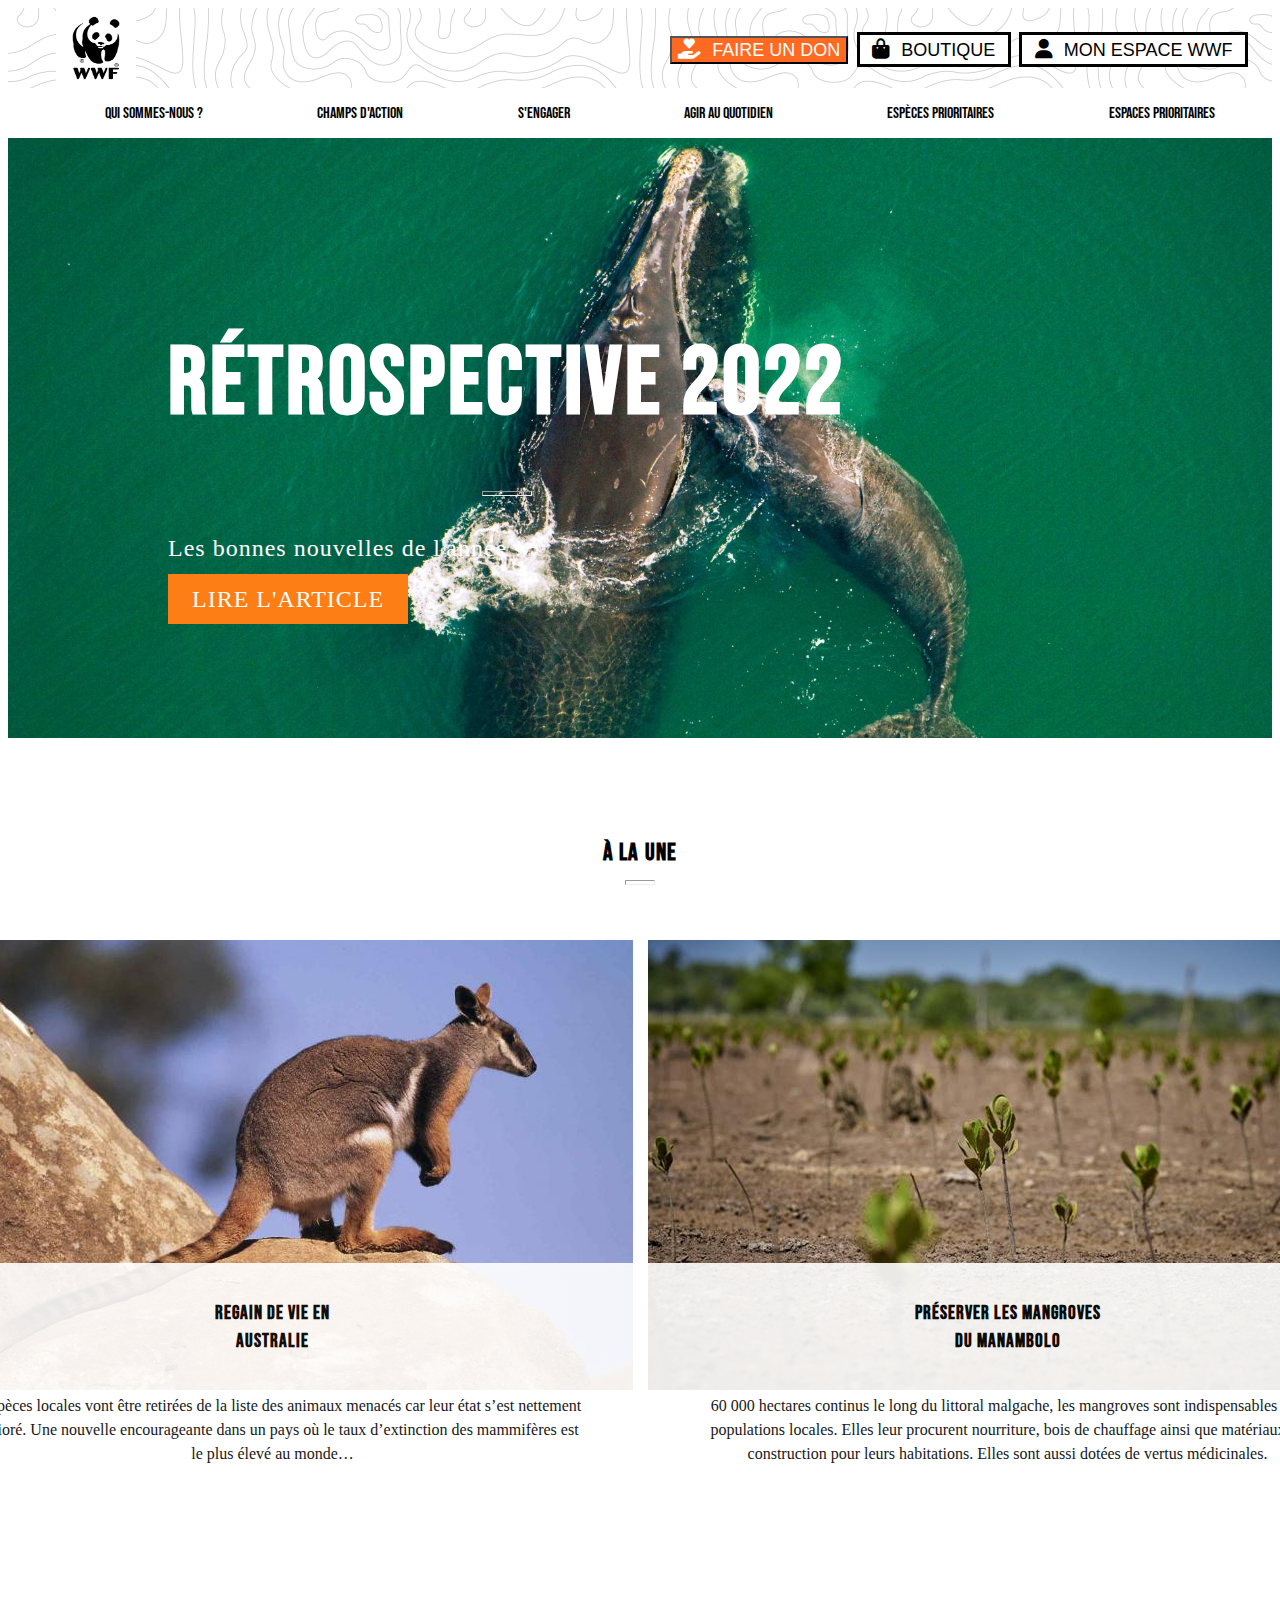
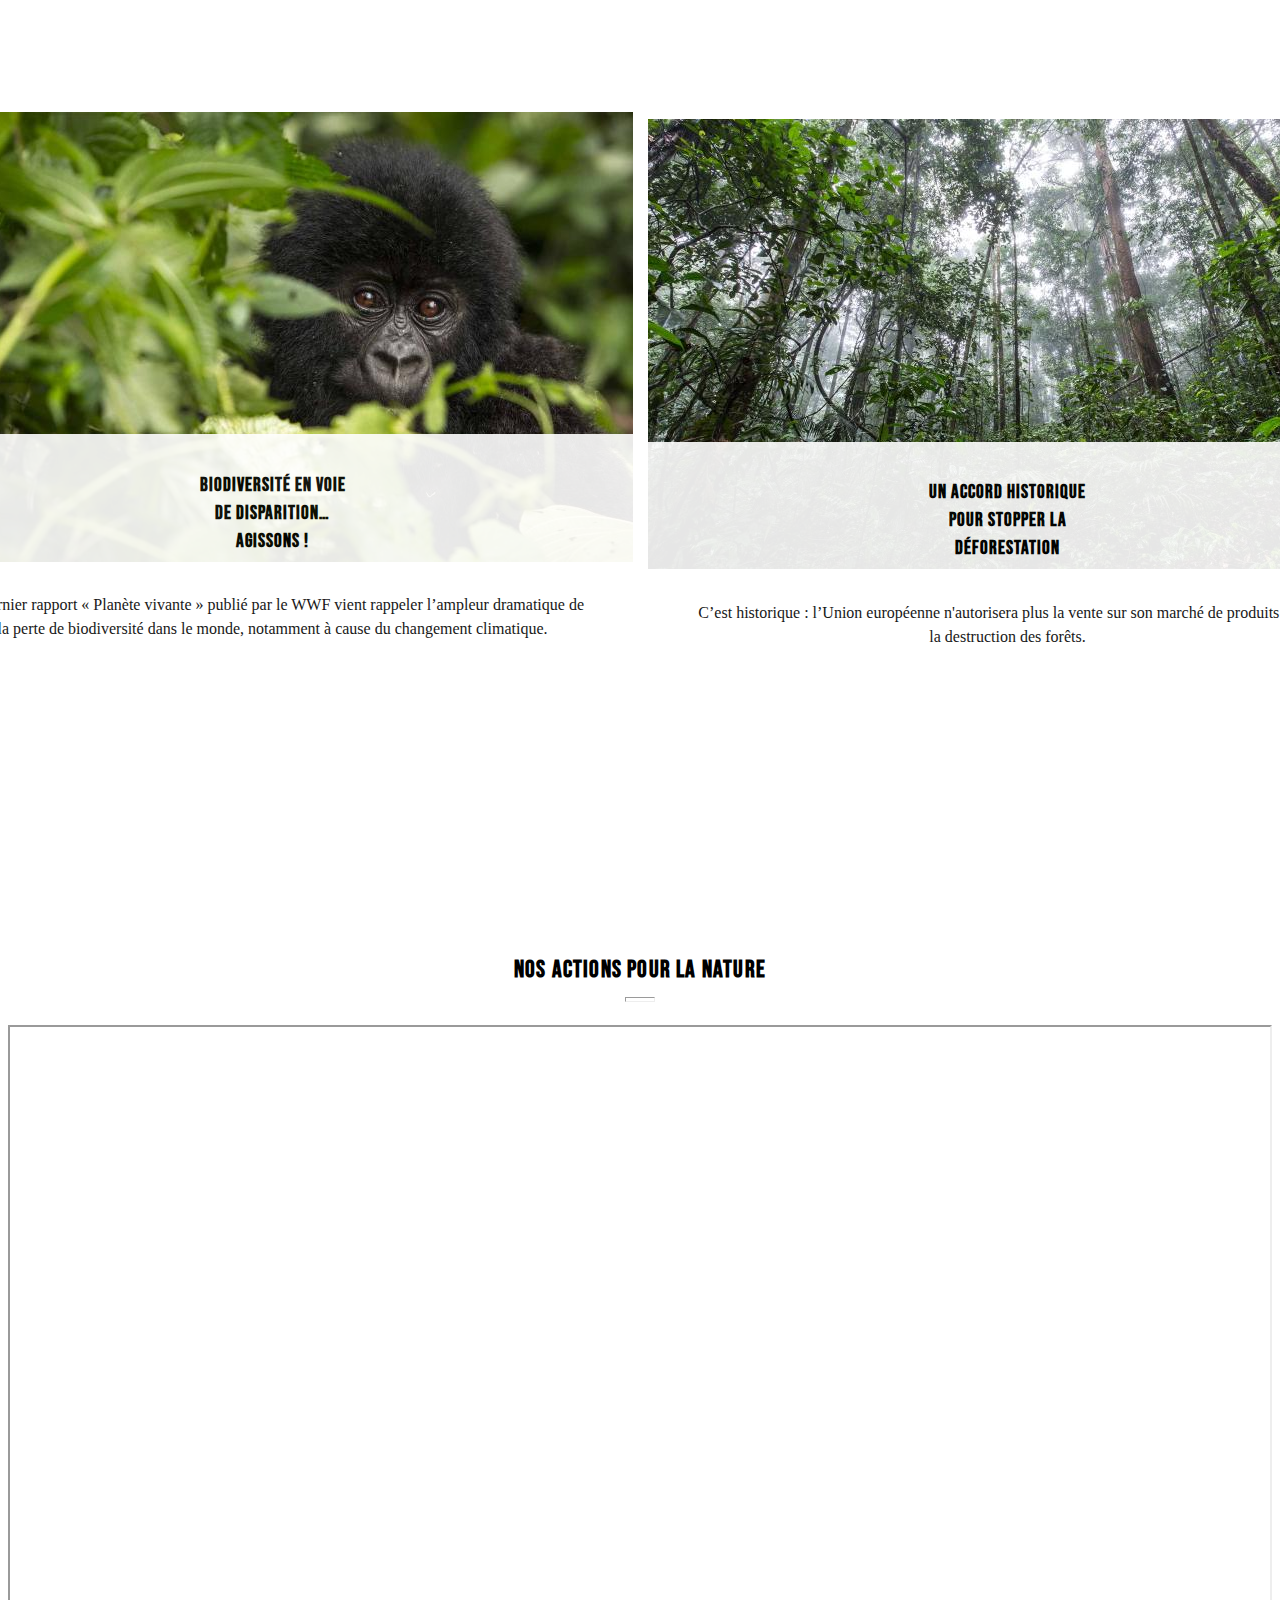
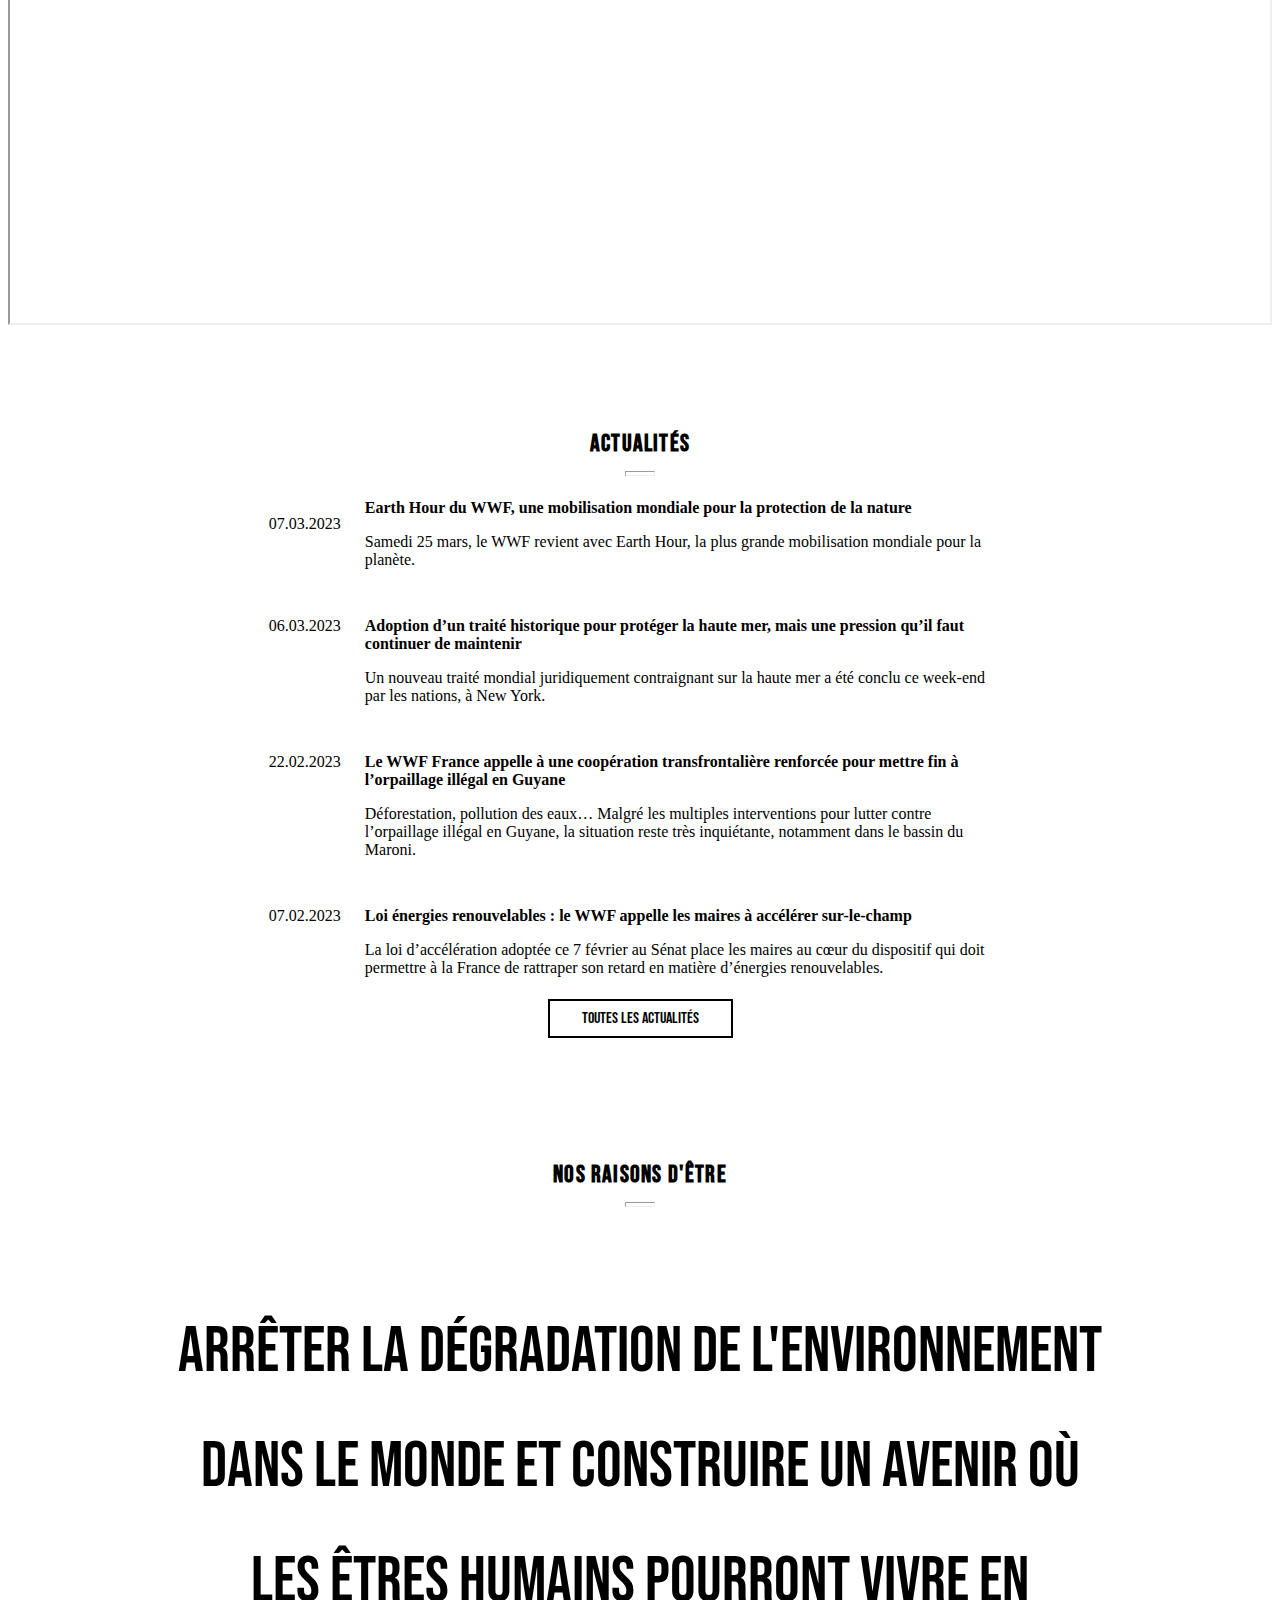
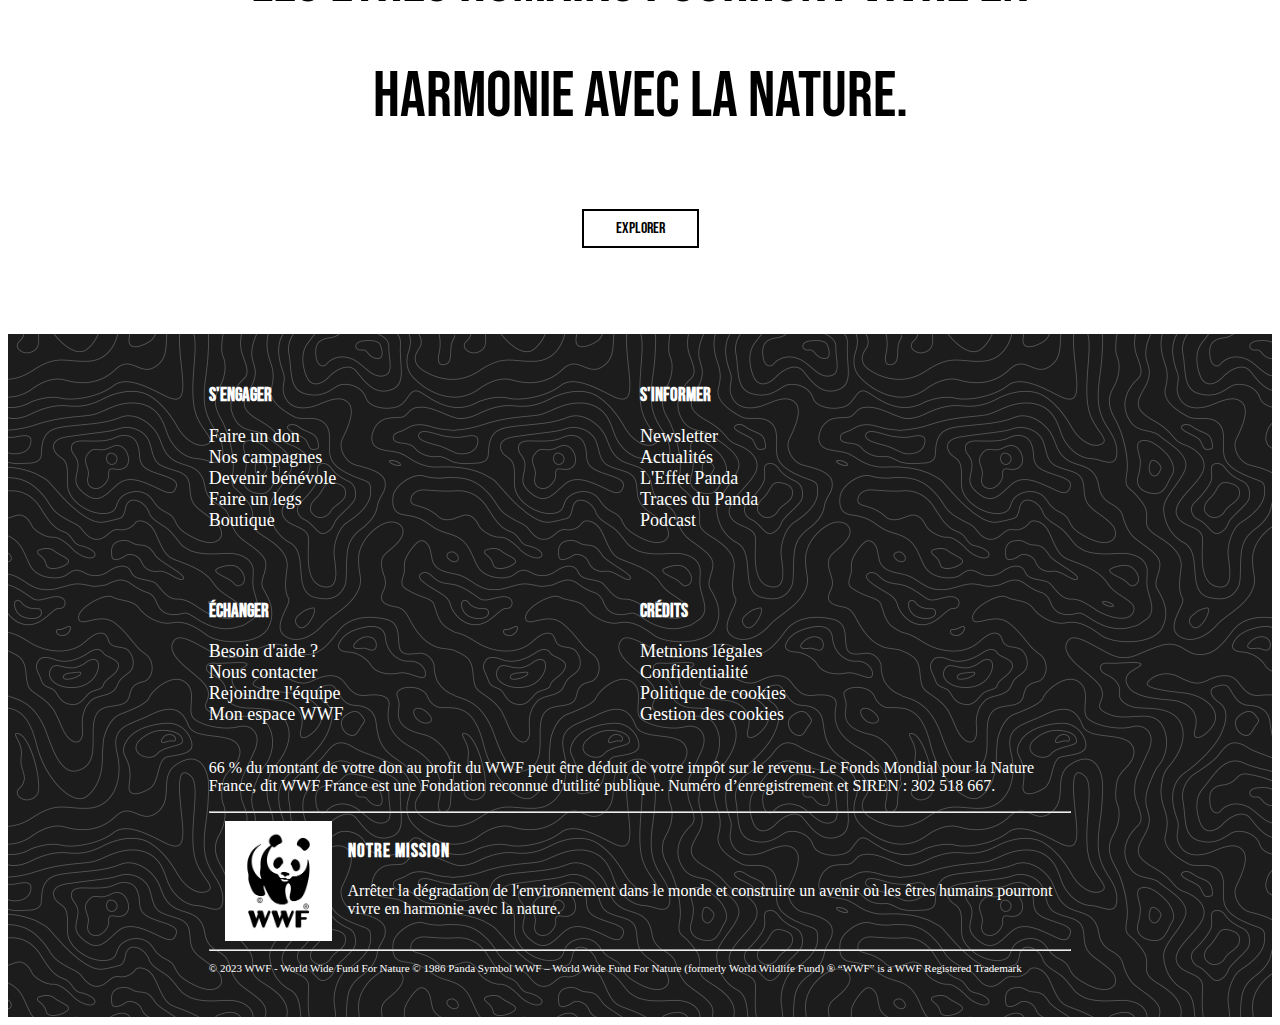
<file: index.html>
<!DOCTYPE html>
<html lang="fr">
  <head>
    <meta charset="UTF-8" />
    <meta http-equiv="X-UA-Compatible" content="IE=edge" />
    <meta name="viewport" content="width=device-width, initial-scale=1.0" />
    <meta
      name="description"
      content="Le WWF œuvre pour préserver les régions et espèces sauvages menacées. Ensemble, agissons pour mettre fin à la dégradation de la nature."
    />
    <title>Ensemble, nous sommes la solution | WWF France</title>

    <link
      rel="icon"
      type="image/png"
      sizes="32x32"
      href="./images/logo-WWF.jpg"
    />

    <link
      href="https://cdn.jsdelivr.net/npm/bootstrap@5.0.2/dist/css/bootstrap.min.css"
      rel="stylesheet"
      integrity="sha384-EVSTQN3/azprG1Anm3QDgpJLIm9Nao0Yz1ztcQTwFspd3yD65VohhpuuCOmLASjC"
      crossorigin="anonymous"
    />
    <link
      rel="stylesheet"
      href="https://cdn.jsdelivr.net/npm/@fortawesome/fontawesome-free@6.0.0-beta2/css/all.min.css"
    />
    <link rel="stylesheet" href="style.css" />
  </head>
  <body>
    <!-- HEADER-->
    <header>
      <div>
        <img id="logo" src="./images/logo-WWF.jpg" alt="logo" />
      </div>

      <div class="top-head">
        <button class="btn btn-don">
          <i class="fa-solid fa-hand-holding-heart"></i>
          FAIRE UN DON
        </button>

        <button class="btn rest-btn btn-shop">
          <i class="fa-solid fa-bag-shopping"></i>
          BOUTIQUE
        </button>

        <button class="btn rest-btn">
          <i class="fa-solid fa-user"></i>
          MON ESPACE WWF
        </button>
      </div>

      <div class="bot-head">
        <ul>
          <li>QUI SOMMES-NOUS ?</li>
          <li>CHAMPS D'ACTION</li>
          <li>S'ENGAGER</li>
          <li>AGIR AU QUOTIDIEN</li>
          <li>ESPÈCES PRIORITAIRES</li>
          <li>ESPACES PRIORITAIRES</li>
        </ul>
      </div>
    </header>

    <!-- MAIN CONTENT -->
    <main class="main-container">
      <!-- WHALE PART -->
      <section class="whale">
        <div class="whale-txt">
          <h1>Rétrospective 2022</h1>
          <hr id="separator-white" />
          <p>Les bonnes nouvelles de l'année !</p>
          <a href="#">LIRE L'ARTICLE</a>
        </div>
      </section>

      <!-- CART PART -->
      <section class="cards">
        <div class="h2-title">
          <h2>à la une</h2>
          <hr class="separator-black" />
        </div>

        <!-- CARDS -->
        <div class="articles1-2">
          <article class="card" id="article1">
            <img src="./images/australie-kang.jpg" alt="kangaroo-picture" />
            <div class="article-txt">
              <h3>
                Regain de vie en <br />
                Australie
              </h3>
              <p>
                26 espèces locales vont être retirées de la liste des animaux
                menacés car leur état s’est nettement amélioré. Une nouvelle
                encourageante dans un pays où le taux d’extinction des
                mammifères est le plus élevé au monde…
              </p>
            </div>
          </article>

          <article class="card" id="article2">
            <img src="./images/madagascar.jpg" alt="mangroove-picture" />
            <div class="article-txt">
              <h3>
                Préserver les mangroves <br />
                du Manambolo
              </h3>
              <p>
                60 000 hectares continus le long du littoral malgache, les
                mangroves sont indispensables aux populations locales. Elles
                leur procurent nourriture, bois de chauffage ainsi que matériaux
                de construction pour leurs habitations. Elles sont aussi dotées
                de vertus médicinales.
              </p>
            </div>
          </article>
        </div>

        <div class="articles3-4">
          <article class="card" id="article3">
            <img src="./images/singe.jpg" alt="monkey-picture" />
            <div class="article-txt">
              <h3>
                Biodiversité en voie <br />
                de disparition… <br />
                agissons !
              </h3>
              <p>
                Le dernier rapport « Planète vivante » publié par le WWF vient
                rappeler l’ampleur dramatique de la perte de biodiversité dans
                le monde, notamment à cause du changement climatique.
              </p>
            </div>
          </article>

          <article class="card last-card" id="article4">
            <img src="./images/foret-guyane.jpg" alt="forest-picture" />
            <div class="article-txt">
              <h3>
                Un accord historique <br />
                pour stopper la <br />
                déforestation
              </h3>
              <p>
                C’est historique : l’Union européenne n'autorisera plus la vente
                sur son marché de produits liés à la destruction des forêts.
              </p>
            </div>
          </article>
        </div>
      </section>

      <!-- VIDEO PART -->
      <section class="video">
        <div class="h2-title">
          <h2>nos actions pour la nature</h2>
          <hr class="separator-black" />
        </div>
        <iframe
          width="560"
          height="315"
          src="https://www.youtube.com/embed/rphorAnlazk"
          title="YouTube video player"
          allow="accelerometer; autoplay; clipboard-write; encrypted-media; gyroscope; picture-in-picture; web-share"
          allowfullscreen
        ></iframe>
      </section>

      <!-- ACTUALITE PART -->
      <section class="actualites">
        <div class="h2-title">
          <h2>actualités</h2>
          <hr class="separator-black" />
        </div>

        <div class="news">
          <p class="date">07.03.2023</p>

          <div class="desc">
            <a href="./event-page.html">
              Earth Hour du WWF, une mobilisation mondiale pour la protection de
              la nature
            </a>
            <p>
              Samedi 25 mars, le WWF revient avec Earth Hour, la plus grande
              mobilisation mondiale pour la planète.
            </p>
          </div>
        </div>

        <div class="news">
          <p class="date">06.03.2023</p>

          <div class="desc">
            <p>
              Adoption d’un traité historique pour protéger la haute mer, mais
              une pression qu’il faut continuer de maintenir
            </p>
            <p>
              Un nouveau traité mondial juridiquement contraignant sur la haute
              mer a été conclu ce week-end par les nations, à New York.
            </p>
          </div>
        </div>

        <div class="news">
          <p class="date">22.02.2023</p>

          <div class="desc">
            <p>
              Le WWF France appelle à une coopération transfrontalière renforcée
              pour mettre fin à l’orpaillage illégal en Guyane
            </p>
            <p>
              Déforestation, pollution des eaux… Malgré les multiples
              interventions pour lutter contre l’orpaillage illégal en Guyane,
              la situation reste très inquiétante, notamment dans le bassin du
              Maroni.
            </p>
          </div>
        </div>

        <div class="news">
          <p class="date">07.02.2023</p>

          <div class="desc">
            <p>
              Loi énergies renouvelables : le WWF appelle les maires à accélérer
              sur-le-champ
            </p>
            <p>
              La loi d’accélération adoptée ce 7 février au Sénat place les
              maires au cœur du dispositif qui doit permettre à la France de
              rattraper son retard en matière d’énergies renouvelables.
            </p>
          </div>
        </div>

        <div class="a-light">
          <a
            class="btn-section"
            href="https://www.wwf.fr/vous-informer/actualites"
            >toutes les actualités</a
          >
        </div>
      </section>

      <!-- RAISON D'ÊTRE PART -->
      <section class="bg-light">
        <div class="h2-title">
          <h2>nos raisons d'être</h2>
          <hr class="separator-black" />
        </div>

        <p>
          Arrêter la dégradation de l'environnement dans le monde et construire
          un avenir où les êtres humains pourront vivre en harmonie avec la
          nature.
        </p>

        <div class="a-light">
          <a class="btn-section" href="https://www.wwf.fr/champs-daction"
            >explorer</a
          >
        </div>
      </section>
    </main>

    <footer>
      <div class="footer-content">
        <div class="mentions">
          <div class="mention">
            <h3>S'engager</h3>

            <ul class="mention-list">
              <li>Faire un don</li>
              <li>Nos campagnes</li>
              <li>Devenir bénévole</li>
              <li>Faire un legs</li>
              <li>Boutique</li>
            </ul>
          </div>

          <div class="mention">
            <h3>S'informer</h3>

            <ul class="mention-list">
              <li>Newsletter</li>
              <li>Actualités</li>
              <li>L'Effet Panda</li>
              <li>Traces du Panda</li>
              <li>Podcast</li>
            </ul>
          </div>

          <div class="mention">
            <h3>Échanger</h3>

            <ul class="mention-list">
              <li>Besoin d'aide ?</li>
              <li>Nous contacter</li>
              <li>Rejoindre l'équipe</li>
              <li>Mon espace WWF</li>
            </ul>
          </div>

          <div class="mention">
            <h3>Crédits</h3>

            <ul class="mention-list">
              <li>Metnions légales</li>
              <li>Confidentialité</li>
              <li>Politique de cookies</li>
              <li>Gestion des cookies</li>
            </ul>
          </div>
        </div>

        <p class="mentions-p">
          66 % du montant de votre don au profit du WWF peut être déduit de
          votre impôt sur le revenu. Le Fonds Mondial pour la Nature France, dit
          WWF France est une Fondation reconnue d'utilité publique. Numéro
          d’enregistrement et SIREN : 302 518 667.
        </p>

        <hr class="footer-separator" />

        <div class="logo-mission">
          <img src="./images/logo-WWF.jpg" alt="logo" />

          <div class="logo-mission-txt">
            <h3>Notre mission</h3>
            <p>
              Arrêter la dégradation de l'environnement dans le monde et
              construire un avenir où les êtres humains pourront vivre en
              harmonie avec la nature.
            </p>
          </div>
        </div>

        <hr class="footer-separator" />

        <div class="trademark">
          <p>
            © 2023 WWF - World Wide Fund For Nature © 1986 Panda Symbol WWF –
            World Wide Fund For Nature (formerly World Wildlife Fund) ® “WWF” is
            a WWF Registered Trademark
          </p>
        </div>
      </div>
    </footer>
  </body>
</html>
</file>
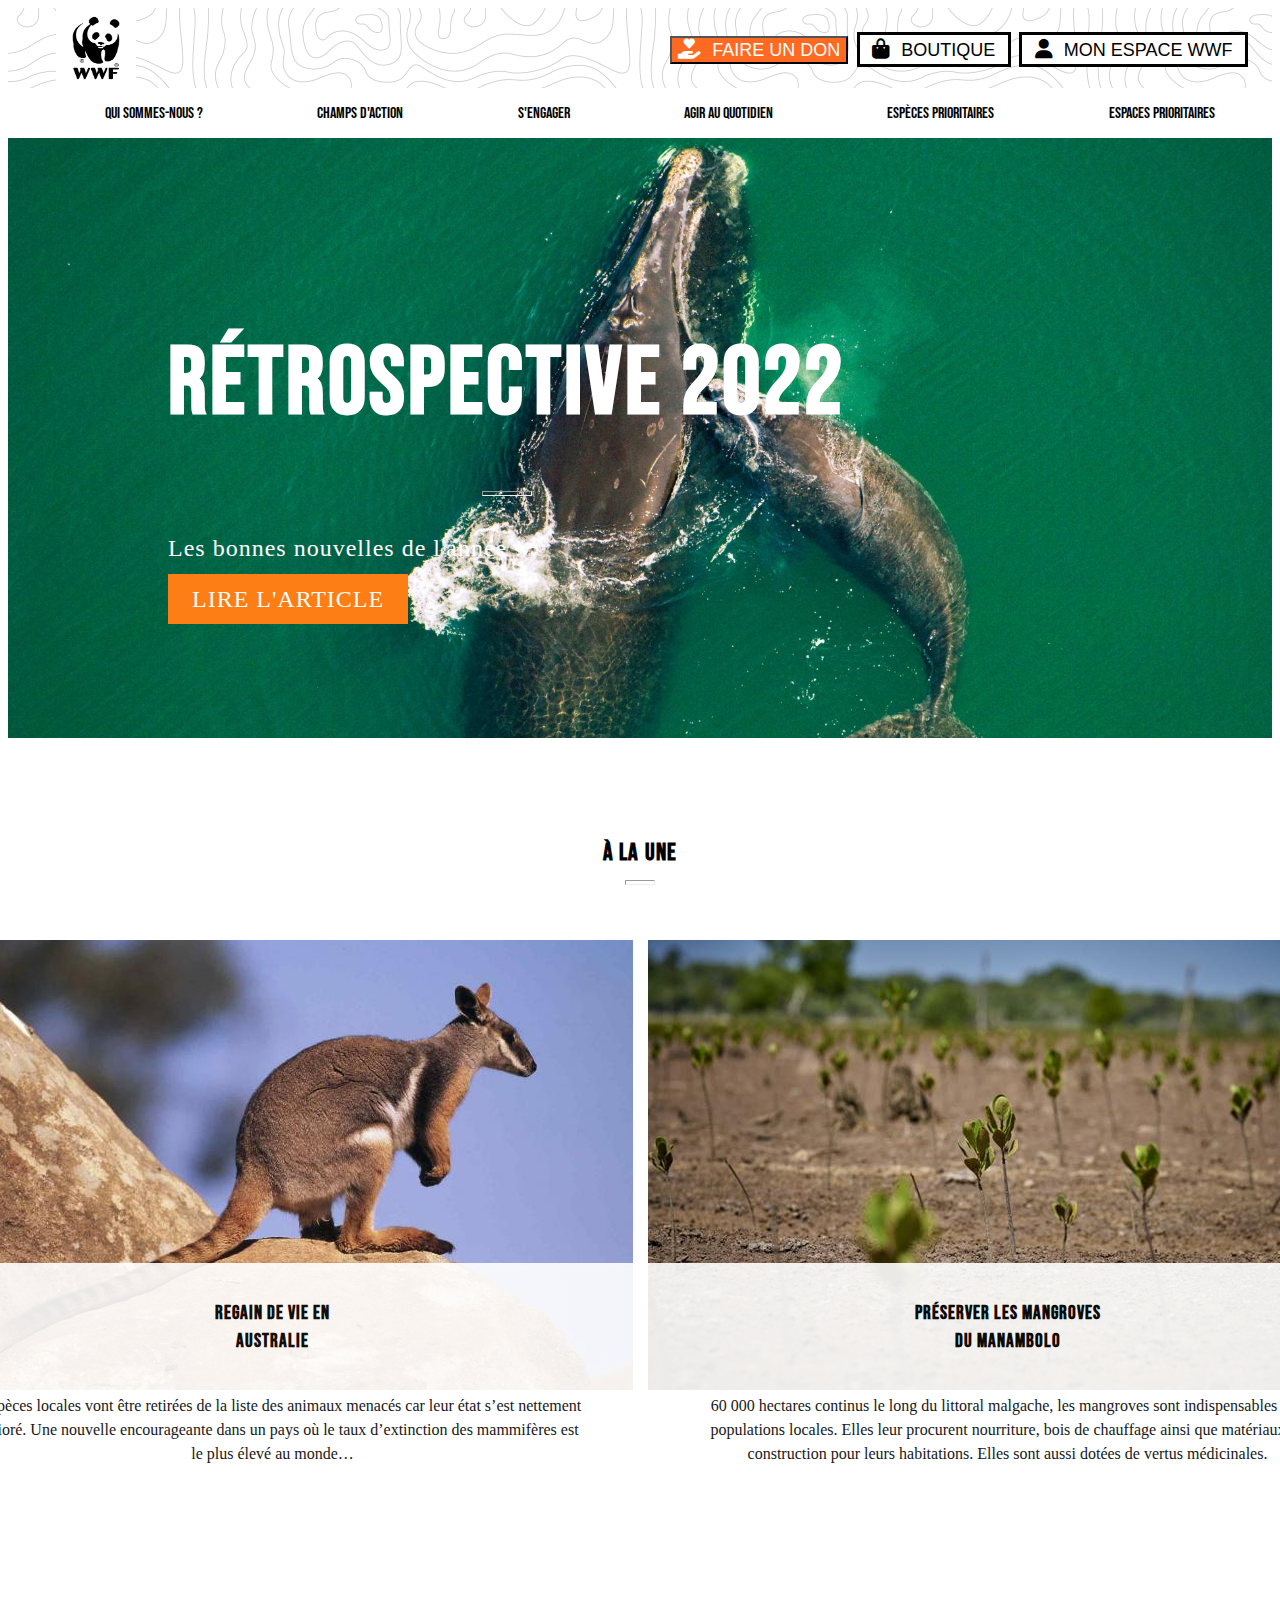
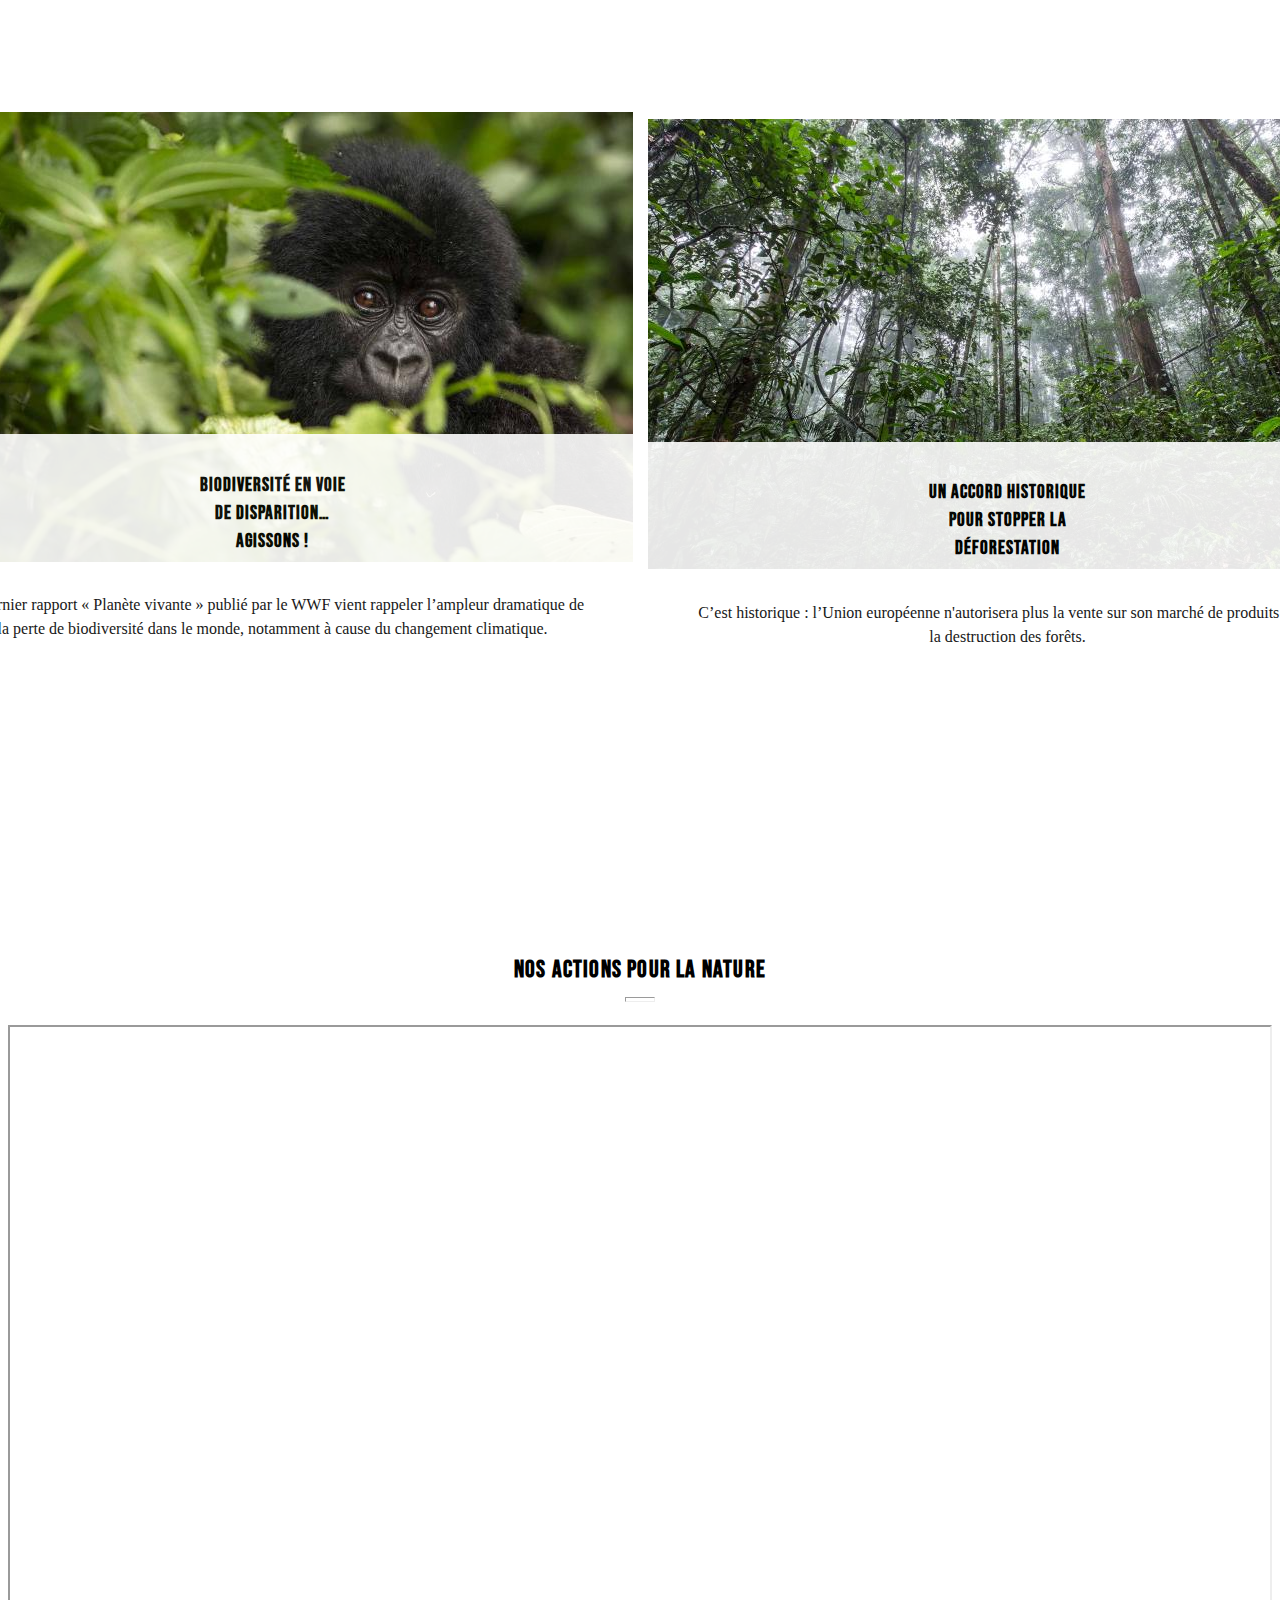
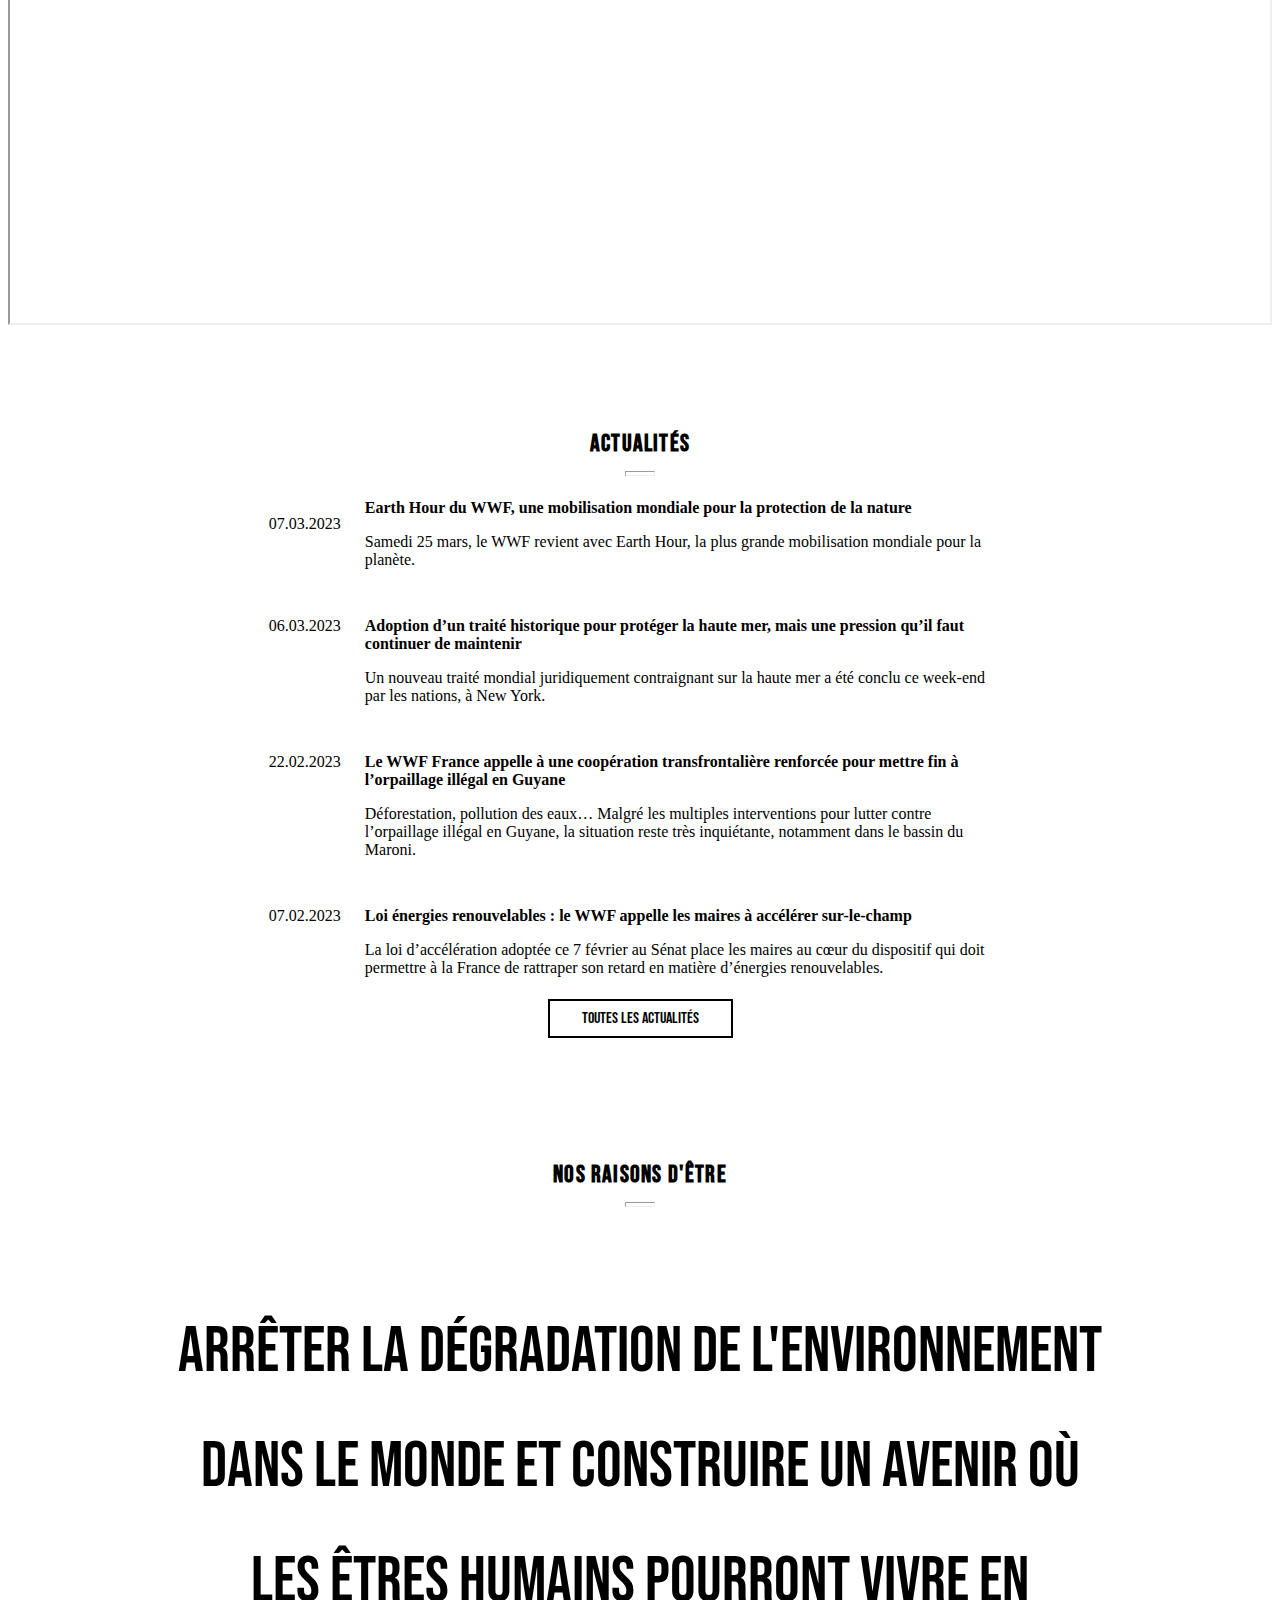
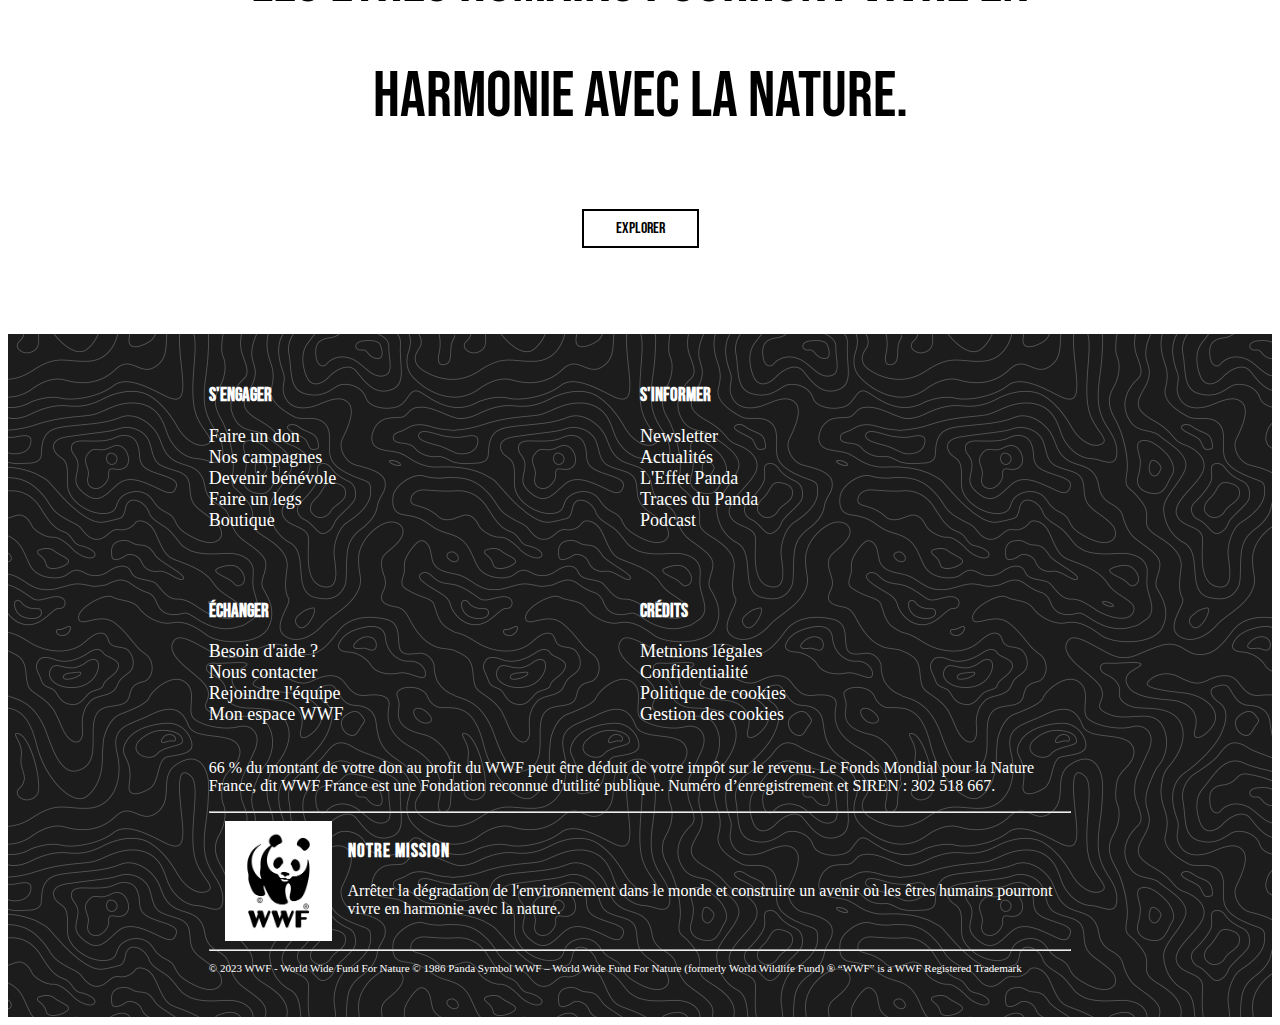
<file: src/index.html>
<!DOCTYPE html>
<html lang="fr">
  <head>
    <meta charset="UTF-8" />
    <meta http-equiv="X-UA-Compatible" content="IE=edge" />
    <meta name="viewport" content="width=device-width, initial-scale=1.0" />
    <meta
      name="description"
      content="Le WWF œuvre pour préserver les régions et espèces sauvages menacées. Ensemble, agissons pour mettre fin à la dégradation de la nature."
    />
    <title>Ensemble, nous sommes la solution | WWF France</title>

    <link
      rel="icon"
      type="image/png"
      sizes="32x32"
      href="/images/logo-WWF.jpg"
    />

    <link
      href="https://cdn.jsdelivr.net/npm/bootstrap@5.0.2/dist/css/bootstrap.min.css"
      rel="stylesheet"
      integrity="sha384-EVSTQN3/azprG1Anm3QDgpJLIm9Nao0Yz1ztcQTwFspd3yD65VohhpuuCOmLASjC"
      crossorigin="anonymous"
    />
    <link
      rel="stylesheet"
      href="https://cdn.jsdelivr.net/npm/@fortawesome/fontawesome-free@6.0.0-beta2/css/all.min.css"
    />
    <link rel="stylesheet" href="style.css" />
  </head>
  <body>
    <!-- HEADER-->
    <header>
      <div>
        <img id="logo" src="/images/logo-WWF.jpg" alt="logo" />
      </div>

      <div class="top-head">
        <button class="btn btn-don">
          <i class="fa-solid fa-hand-holding-heart"></i>
          FAIRE UN DON
        </button>

        <button class="btn rest-btn btn-shop">
          <i class="fa-solid fa-bag-shopping"></i>
          BOUTIQUE
        </button>

        <button class="btn rest-btn">
          <i class="fa-solid fa-user"></i>
          MON ESPACE WWF
        </button>
      </div>

      <div class="bot-head">
        <ul>
          <li>QUI SOMMES-NOUS ?</li>
          <li>CHAMPS D'ACTION</li>
          <li>S'ENGAGER</li>
          <li>AGIR AU QUOTIDIEN</li>
          <li>ESPÈCES PRIORITAIRES</li>
          <li>ESPACES PRIORITAIRES</li>
        </ul>
      </div>
    </header>

    <!-- MAIN CONTENT -->
    <main class="main-container">
      <!-- WHALE PART -->
      <section class="whale">
        <div class="whale-txt">
          <h1>Rétrospective 2022</h1>
          <hr id="separator-white" />
          <p>Les bonnes nouvelles de l'année !</p>
          <a href="#">LIRE L'ARTICLE</a>
        </div>
      </section>

      <!-- CART PART -->
      <section class="cards">
        <div class="h2-title">
          <h2>à la une</h2>
          <hr class="separator-black" />
        </div>

        <!-- CARDS -->
        <div class="articles1-2">
          <article class="card" id="article1">
            <img src="/images/australie-kang.jpg" alt="kangaroo-picture" />
            <div class="article-txt">
              <h3>
                Regain de vie en <br />
                Australie
              </h3>
              <p>
                26 espèces locales vont être retirées de la liste des animaux
                menacés car leur état s’est nettement amélioré. Une nouvelle
                encourageante dans un pays où le taux d’extinction des
                mammifères est le plus élevé au monde…
              </p>
            </div>
          </article>

          <article class="card" id="article2">
            <img src="/images/madagascar.jpg" alt="mangroove-picture" />
            <div class="article-txt">
              <h3>
                Préserver les mangroves <br />
                du Manambolo
              </h3>
              <p>
                60 000 hectares continus le long du littoral malgache, les
                mangroves sont indispensables aux populations locales. Elles
                leur procurent nourriture, bois de chauffage ainsi que matériaux
                de construction pour leurs habitations. Elles sont aussi dotées
                de vertus médicinales.
              </p>
            </div>
          </article>
        </div>

        <div class="articles3-4">
          <article class="card" id="article3">
            <img src="/images/singe.jpg" alt="monkey-picture" />
            <div class="article-txt">
              <h3>
                Biodiversité en voie <br />
                de disparition… <br />
                agissons !
              </h3>
              <p>
                Le dernier rapport « Planète vivante » publié par le WWF vient
                rappeler l’ampleur dramatique de la perte de biodiversité dans
                le monde, notamment à cause du changement climatique.
              </p>
            </div>
          </article>

          <article class="card last-card" id="article4">
            <img src="/images/foret-guyane.jpg" alt="forest-picture" />
            <div class="article-txt">
              <h3>
                Un accord historique <br />
                pour stopper la <br />
                déforestation
              </h3>
              <p>
                C’est historique : l’Union européenne n'autorisera plus la vente
                sur son marché de produits liés à la destruction des forêts.
              </p>
            </div>
          </article>
        </div>
      </section>

      <!-- VIDEO PART -->
      <section class="video">
        <div class="h2-title">
          <h2>nos actions pour la nature</h2>
          <hr class="separator-black" />
        </div>
        <iframe
          width="560"
          height="315"
          src="https://www.youtube.com/embed/rphorAnlazk"
          title="YouTube video player"
          allow="accelerometer; autoplay; clipboard-write; encrypted-media; gyroscope; picture-in-picture; web-share"
          allowfullscreen
        ></iframe>
      </section>

      <!-- ACTUALITE PART -->
      <section class="actualites">
        <div class="h2-title">
          <h2>actualités</h2>
          <hr class="separator-black" />
        </div>

        <div class="news">
          <p class="date">07.03.2023</p>

          <div class="desc">
            <a href="/src/event-page.html">
              Earth Hour du WWF, une mobilisation mondiale pour la protection de
              la nature
            </a>
            <p>
              Samedi 25 mars, le WWF revient avec Earth Hour, la plus grande
              mobilisation mondiale pour la planète.
            </p>
          </div>
        </div>

        <div class="news">
          <p class="date">06.03.2023</p>

          <div class="desc">
            <p>
              Adoption d’un traité historique pour protéger la haute mer, mais
              une pression qu’il faut continuer de maintenir
            </p>
            <p>
              Un nouveau traité mondial juridiquement contraignant sur la haute
              mer a été conclu ce week-end par les nations, à New York.
            </p>
          </div>
        </div>

        <div class="news">
          <p class="date">22.02.2023</p>

          <div class="desc">
            <p>
              Le WWF France appelle à une coopération transfrontalière renforcée
              pour mettre fin à l’orpaillage illégal en Guyane
            </p>
            <p>
              Déforestation, pollution des eaux… Malgré les multiples
              interventions pour lutter contre l’orpaillage illégal en Guyane,
              la situation reste très inquiétante, notamment dans le bassin du
              Maroni.
            </p>
          </div>
        </div>

        <div class="news">
          <p class="date">07.02.2023</p>

          <div class="desc">
            <p>
              Loi énergies renouvelables : le WWF appelle les maires à accélérer
              sur-le-champ
            </p>
            <p>
              La loi d’accélération adoptée ce 7 février au Sénat place les
              maires au cœur du dispositif qui doit permettre à la France de
              rattraper son retard en matière d’énergies renouvelables.
            </p>
          </div>
        </div>

        <div class="a-light">
          <a
            class="btn-section"
            href="https://www.wwf.fr/vous-informer/actualites"
            >toutes les actualités</a
          >
        </div>
      </section>

      <!-- RAISON D'ÊTRE PART -->
      <section class="bg-light">
        <div class="h2-title">
          <h2>nos raisons d'être</h2>
          <hr class="separator-black" />
        </div>

        <p>
          Arrêter la dégradation de l'environnement dans le monde et construire
          un avenir où les êtres humains pourront vivre en harmonie avec la
          nature.
        </p>

        <div class="a-light">
          <a class="btn-section" href="https://www.wwf.fr/champs-daction"
            >explorer</a
          >
        </div>
      </section>
    </main>

    <footer>
      <div class="footer-content">
        <div class="mentions">
          <div class="mention">
            <h3>S'engager</h3>

            <ul class="mention-list">
              <li>Faire un don</li>
              <li>Nos campagnes</li>
              <li>Devenir bénévole</li>
              <li>Faire un legs</li>
              <li>Boutique</li>
            </ul>
          </div>

          <div class="mention">
            <h3>S'informer</h3>

            <ul class="mention-list">
              <li>Newsletter</li>
              <li>Actualités</li>
              <li>L'Effet Panda</li>
              <li>Traces du Panda</li>
              <li>Podcast</li>
            </ul>
          </div>

          <div class="mention">
            <h3>Échanger</h3>

            <ul class="mention-list">
              <li>Besoin d'aide ?</li>
              <li>Nous contacter</li>
              <li>Rejoindre l'équipe</li>
              <li>Mon espace WWF</li>
            </ul>
          </div>

          <div class="mention">
            <h3>Crédits</h3>

            <ul class="mention-list">
              <li>Metnions légales</li>
              <li>Confidentialité</li>
              <li>Politique de cookies</li>
              <li>Gestion des cookies</li>
            </ul>
          </div>
        </div>

        <p class="mentions-p">
          66 % du montant de votre don au profit du WWF peut être déduit de
          votre impôt sur le revenu. Le Fonds Mondial pour la Nature France, dit
          WWF France est une Fondation reconnue d'utilité publique. Numéro
          d’enregistrement et SIREN : 302 518 667.
        </p>

        <hr class="footer-separator" />

        <div class="logo-mission">
          <img src="/images/logo-WWF.jpg" alt="logo" />

          <div class="logo-mission-txt">
            <h3>Notre mission</h3>
            <p>
              Arrêter la dégradation de l'environnement dans le monde et
              construire un avenir où les êtres humains pourront vivre en
              harmonie avec la nature.
            </p>
          </div>
        </div>

        <hr class="footer-separator" />

        <div class="trademark">
          <p>
            © 2023 WWF - World Wide Fund For Nature © 1986 Panda Symbol WWF –
            World Wide Fund For Nature (formerly World Wildlife Fund) ® “WWF” is
            a WWF Registered Trademark
          </p>
        </div>
      </div>
    </footer>
  </body>
</html>
</file>
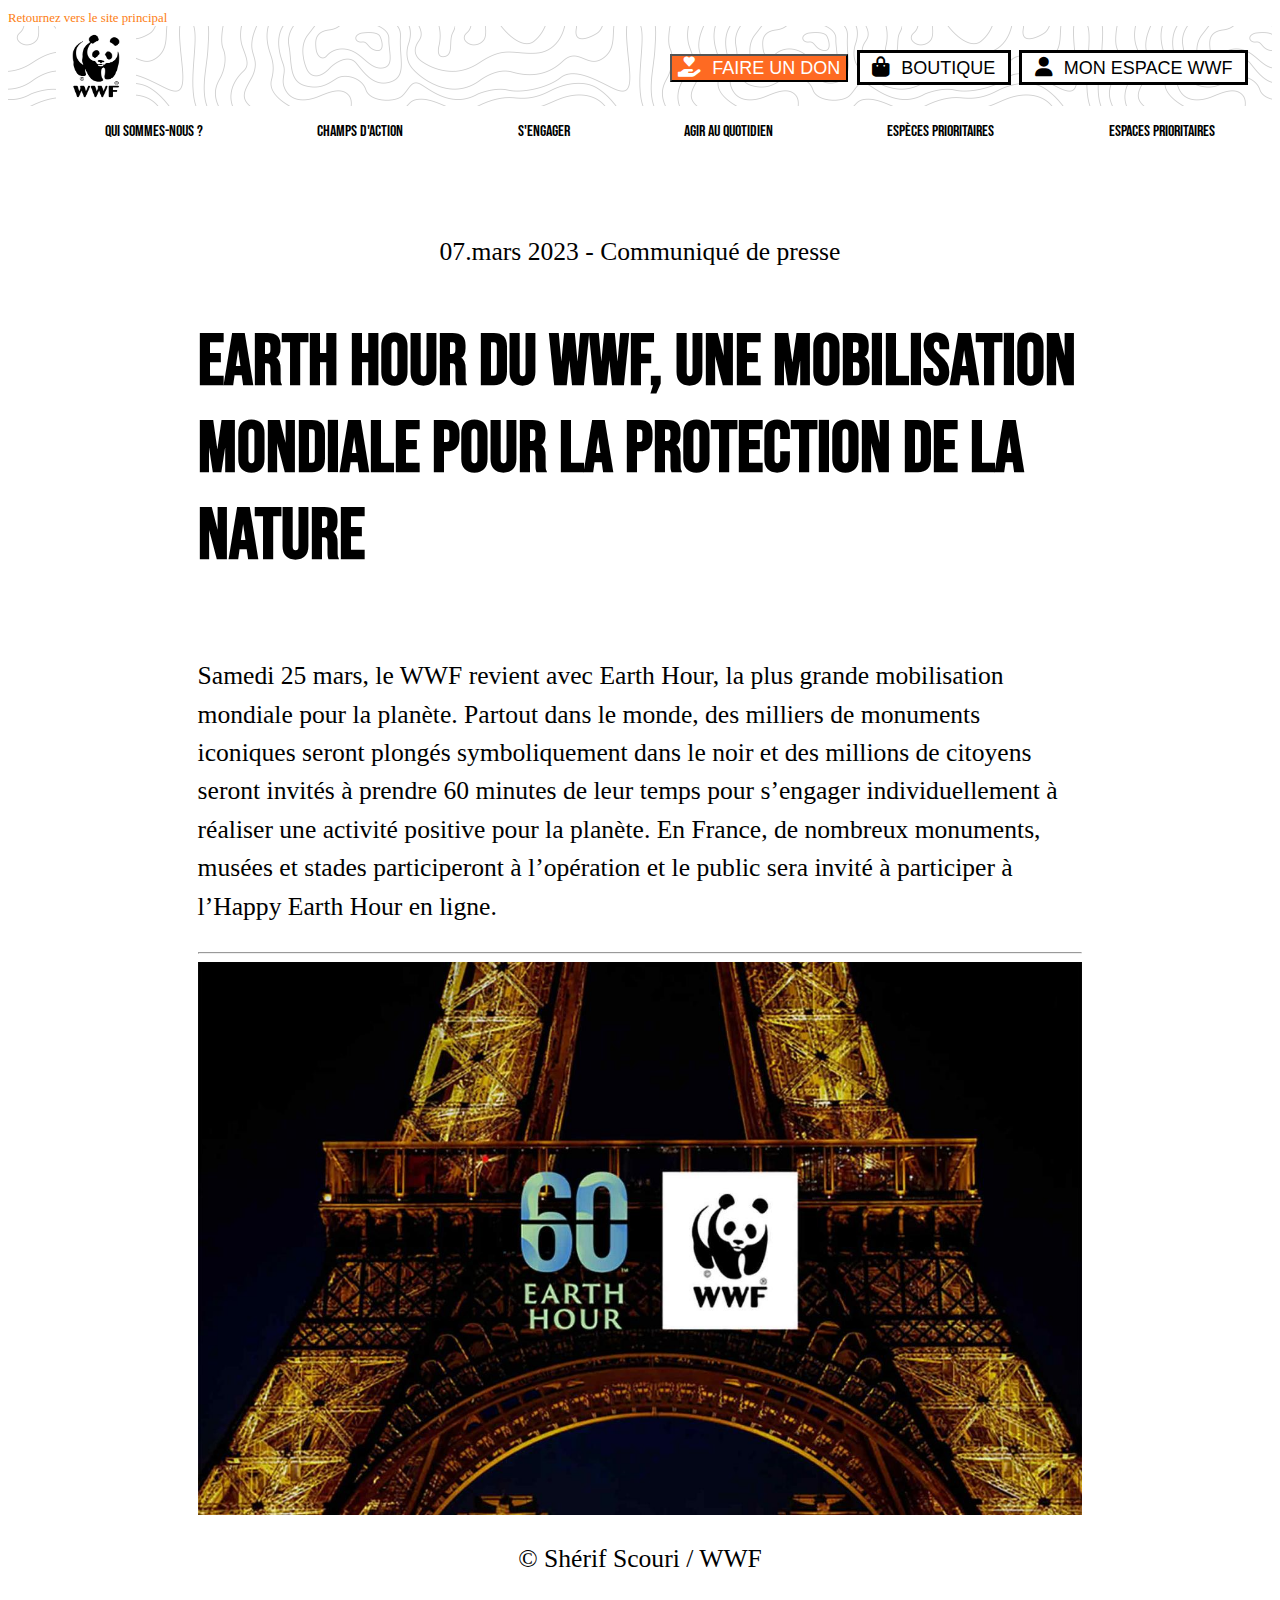
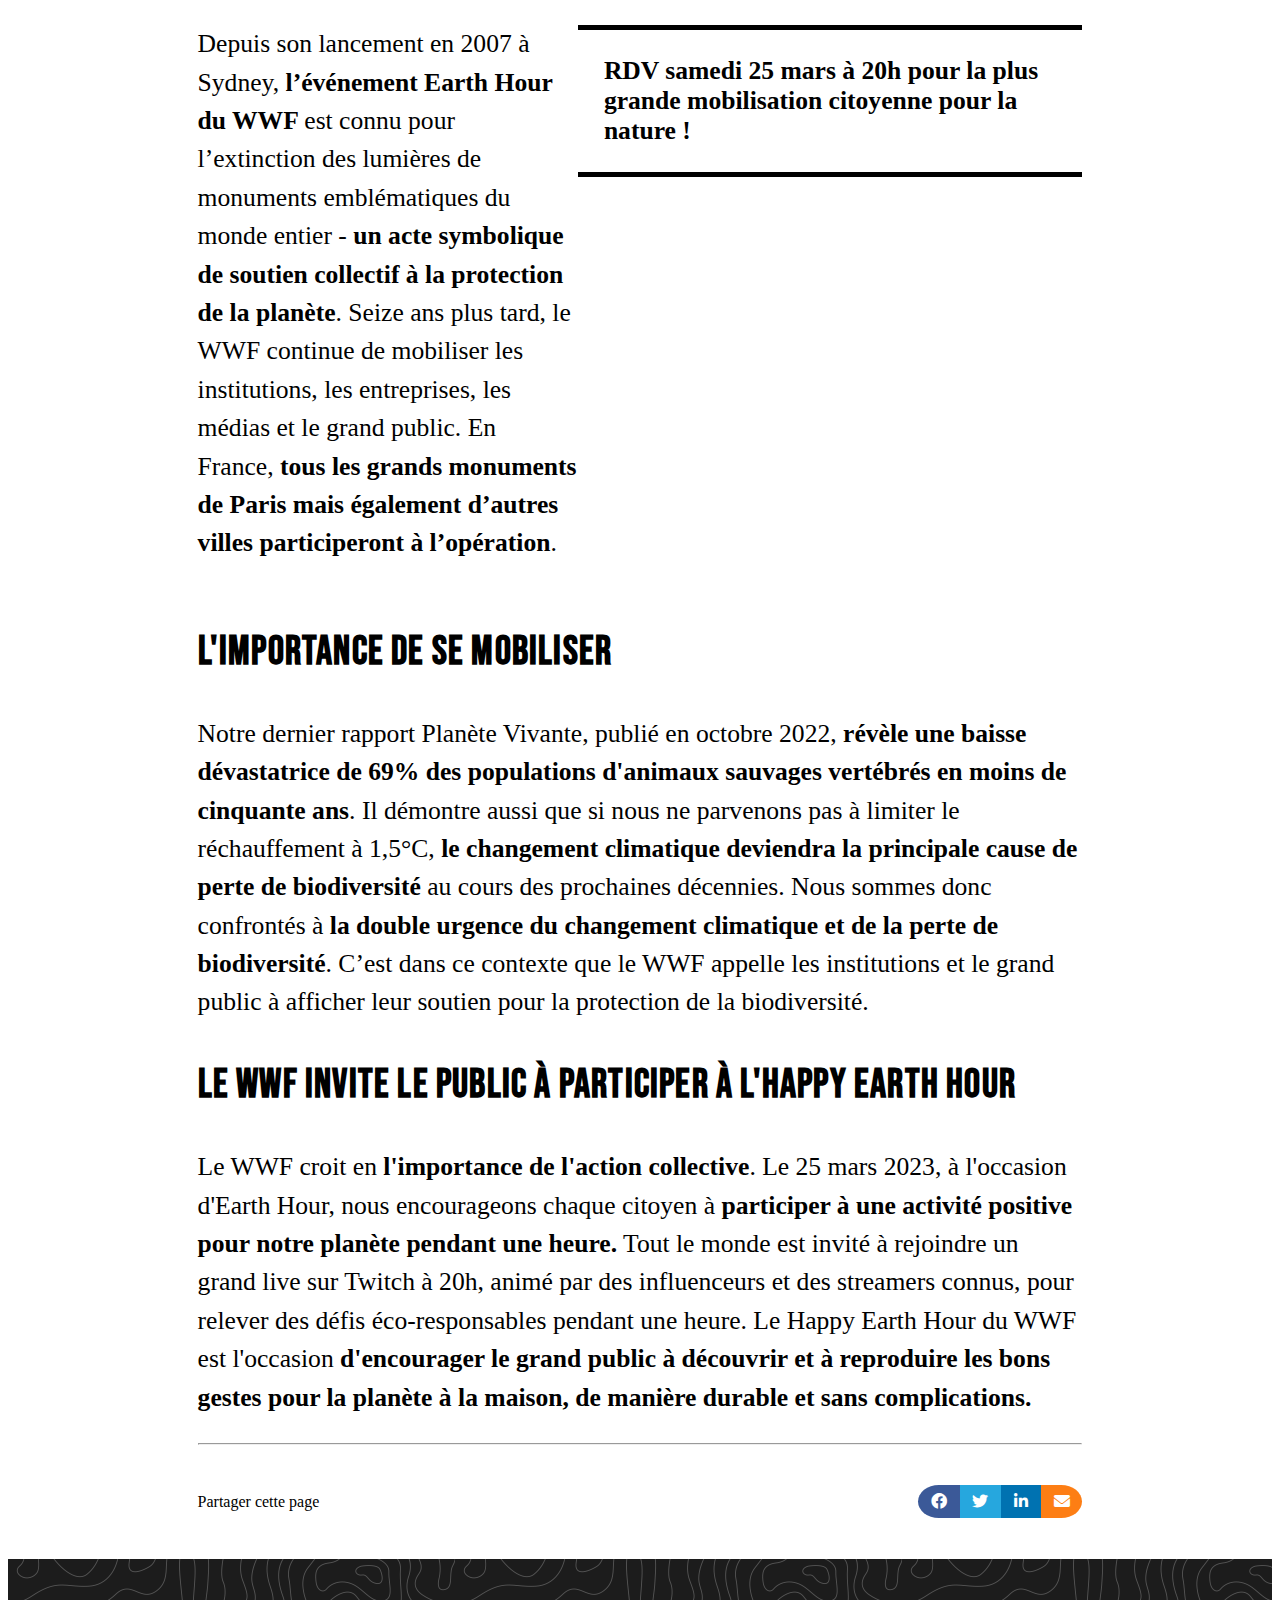
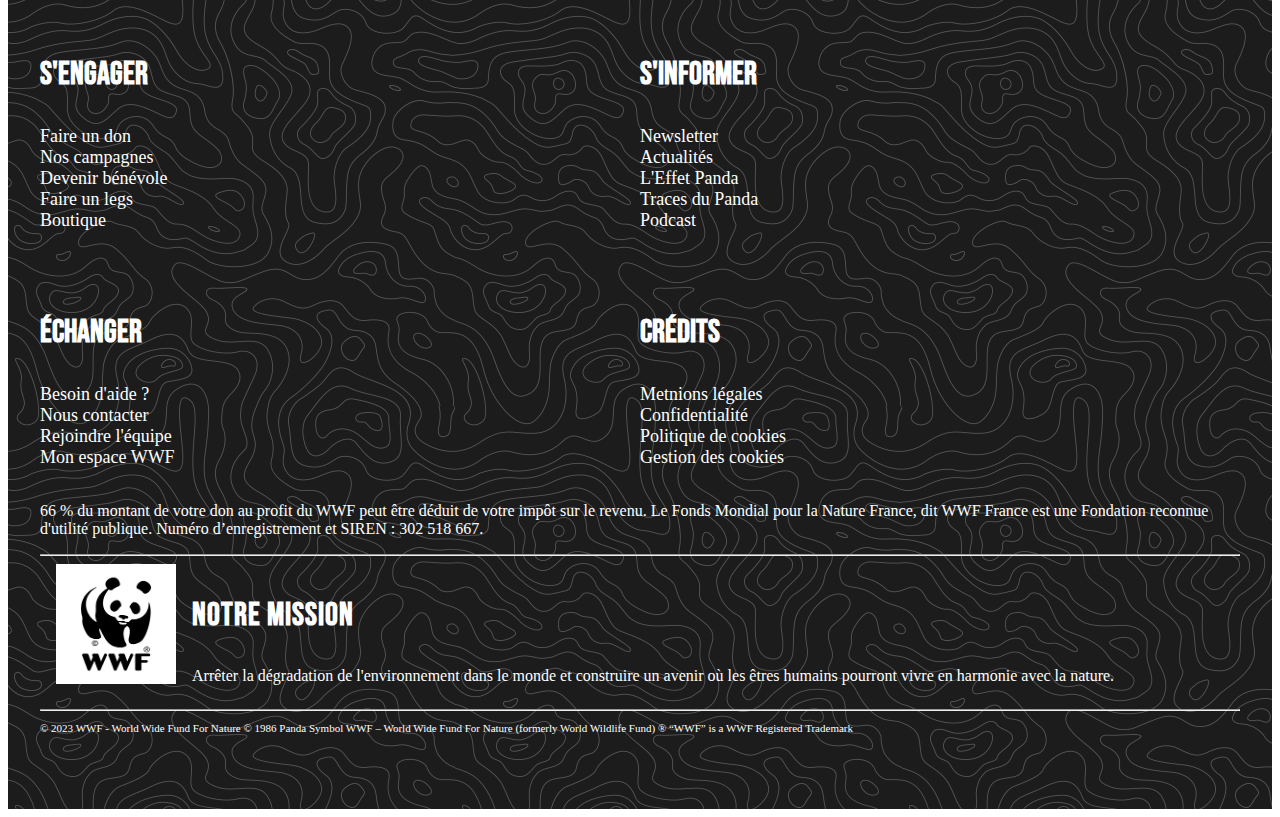
<file: event-page.html>
<!DOCTYPE html>
<html lang="fr">
  <head>
    <meta charset="UTF-8" />
    <meta http-equiv="X-UA-Compatible" content="IE=edge" />
    <meta name="viewport" content="width=device-width, initial-scale=1.0" />
    <meta
      name="description"
      content="Le WWF œuvre pour préserver les régions et espèces sauvages menacées. Ensemble, agissons pour mettre fin à la dégradation de la nature."
    />
    <title>Ensemble, nous sommes la solution | WWF France</title>

    <link
      rel="icon"
      type="image/png"
      sizes="32x32"
      href="./images/logo-WWF.jpg"
    />

    <link
      href="https://cdn.jsdelivr.net/npm/bootstrap@5.0.2/dist/css/bootstrap.min.css"
      rel="stylesheet"
      integrity="sha384-EVSTQN3/azprG1Anm3QDgpJLIm9Nao0Yz1ztcQTwFspd3yD65VohhpuuCOmLASjC"
      crossorigin="anonymous"
    />
    <link
      rel="stylesheet"
      href="https://cdn.jsdelivr.net/npm/@fortawesome/fontawesome-free@6.0.0-beta2/css/all.min.css"
    />
    <link rel="stylesheet" href="event-page.css" />
  </head>
  <body>
    <div class="to-main">
      <a href="./index.html">Retournez vers le site principal</a>
    </div>
    <!-- HEADER-->
    <header>
      <div>
        <img id="logo" src="./images/logo-WWF.jpg" alt="logo" />
      </div>

      <div class="top-head">
        <button class="btn btn-don">
          <i class="fa-solid fa-hand-holding-heart"></i>
          FAIRE UN DON
        </button>

        <button class="btn rest-btn btn-shop">
          <i class="fa-solid fa-bag-shopping"></i>
          BOUTIQUE
        </button>

        <button class="btn rest-btn">
          <i class="fa-solid fa-user"></i>
          MON ESPACE WWF
        </button>
      </div>

      <div class="bot-head">
        <ul>
          <li>QUI SOMMES-NOUS ?</li>
          <li>CHAMPS D'ACTION</li>
          <li>S'ENGAGER</li>
          <li>AGIR AU QUOTIDIEN</li>
          <li>ESPÈCES PRIORITAIRES</li>
          <li>ESPACES PRIORITAIRES</li>
        </ul>
      </div>
    </header>

    <main class="main-container">
      <div class="page-content">
        <section class="first-par">
          <p class="date text-center">07.mars 2023 - Communiqué de presse</p>
          <h1>
            Earth Hour du WWF, une mobilisation mondiale pour la protection de
            la nature
          </h1>

          <p>
            Samedi 25 mars, le WWF revient avec Earth Hour, la plus grande
            mobilisation mondiale pour la planète. Partout dans le monde, des
            milliers de monuments iconiques seront plongés symboliquement dans
            le noir et des millions de citoyens seront invités à prendre 60
            minutes de leur temps pour s’engager individuellement à réaliser une
            activité positive pour la planète. En France, de nombreux monuments,
            musées et stades participeront à l’opération et le public sera
            invité à participer à l’Happy Earth Hour en ligne.
          </p>
        </section>

        <hr />

        <div class="section-img">
          <img src="./images/eiffel.jpg" alt="eiffel tower" />
          <p class="mt-3">© Shérif Scouri / WWF</p>
        </div>

        <section class="scnd-par">
          <p class="bold">
            RDV samedi 25 mars à 20h pour la plus grande mobilisation citoyenne
            pour la nature !
          </p>

          <p>
            Depuis son lancement en 2007 à Sydney,
            <strong> l’événement Earth Hour du WWF </strong>
            est connu pour l’extinction des lumières de monuments emblématiques
            du monde entier -
            <strong>
              un acte symbolique de soutien collectif à la protection de la
              planète</strong
            >. Seize ans plus tard, le WWF continue de mobiliser les
            institutions, les entreprises, les médias et le grand public. En
            France,
            <strong>
              tous les grands monuments de Paris mais également d’autres villes
              participeront à l’opération</strong
            >.
          </p>
        </section>

        <section class="third-par mt-5">
          <h2>L'importance de se mobiliser</h2>

          <p>
            Notre dernier rapport Planète Vivante, publié en octobre 2022,
            <strong>
              révèle une baisse dévastatrice de 69% des populations d'animaux
              sauvages vertébrés en moins de cinquante ans</strong
            >. Il démontre aussi que si nous ne parvenons pas à limiter le
            réchauffement à 1,5°C,<strong>
              le changement climatique deviendra la principale cause de perte de
              biodiversité
            </strong>
            au cours des prochaines décennies. Nous sommes donc confrontés à
            <strong>
              la double urgence du changement climatique et de la perte de
              biodiversité</strong
            >. C’est dans ce contexte que le WWF appelle les institutions et le
            grand public à afficher leur soutien pour la protection de la
            biodiversité.
          </p>
        </section>

        <section class="fourth-par mt-5">
          <h2>Le WWF invite le public à participer à l'Happy Earth Hour</h2>

          <p>
            Le WWF croit en
            <strong> l'importance de l'action collective</strong>. Le 25 mars
            2023, à l'occasion d'Earth Hour, nous encourageons chaque citoyen à
            <strong>
              participer à une activité positive pour notre planète pendant une
              heure.</strong
            >
            Tout le monde est invité à rejoindre un grand live sur Twitch à 20h,
            animé par des influenceurs et des streamers connus, pour relever des
            défis éco-responsables pendant une heure. Le Happy Earth Hour du WWF
            est l'occasion
            <strong>
              d'encourager le grand public à découvrir et à reproduire les bons
              gestes pour la planète à la maison, de manière durable et sans
              complications.</strong
            >
          </p>
        </section>

        <hr />

        <section class="socials">
          <p>Partager cette page</p>

          <ul>
            <li>
              <a
                id="facebook"
                href="https://www.facebook.com/sharer/sharer.php?u=https%3A%2F%2Fwww.wwf.fr%2Fvous-informer%2Factualites%2Frapport-du-giec-lheure-des-choix-et-le-sens-des-responsabilites"
              >
                <i class="fa-brands fa-facebook"></i>
              </a>
            </li>

            <li>
              <a
                id="twitter"
                href="https://twitter.com/intent/tweet?url=https%3A//www.wwf.fr/vous-informer/actualites/rapport-du-giec-lheure-des-choix-et-le-sens-des-responsabilites&text=&hashtags=WWF&via=WWFFrance"
              >
                <i class="fa-brands fa-twitter"></i>
              </a>
            </li>

            <li>
              <a
                id="linkedin"
                href="https://www.linkedin.com/uas/login?session_redirect=https%3A%2F%2Fwww.linkedin.com%2FshareArticle%3Fmini%3Dtrue%26url%3Dhttps%253A%2F%2Fwww.wwf.fr%2Fvous-informer%2Factualites%2Frapport-du-giec-lheure-des-choix-et-le-sens-des-responsabilites"
              >
                <i class="fa-brands fa-linkedin-in"></i>
              </a>
            </li>

            <li>
              <a id="email" href="#">
                <i class="fa-solid fa-envelope"></i>
              </a>
            </li>
          </ul>
        </section>
      </div>
    </main>
    <footer>
      <div class="footer-content">
        <div class="mentions">
          <div class="mention">
            <h3>S'engager</h3>

            <ul class="mention-list">
              <li>Faire un don</li>
              <li>Nos campagnes</li>
              <li>Devenir bénévole</li>
              <li>Faire un legs</li>
              <li>Boutique</li>
            </ul>
          </div>

          <div class="mention">
            <h3>S'informer</h3>

            <ul class="mention-list">
              <li>Newsletter</li>
              <li>Actualités</li>
              <li>L'Effet Panda</li>
              <li>Traces du Panda</li>
              <li>Podcast</li>
            </ul>
          </div>

          <div class="mention">
            <h3>Échanger</h3>

            <ul class="mention-list">
              <li>Besoin d'aide ?</li>
              <li>Nous contacter</li>
              <li>Rejoindre l'équipe</li>
              <li>Mon espace WWF</li>
            </ul>
          </div>

          <div class="mention">
            <h3>Crédits</h3>

            <ul class="mention-list">
              <li>Metnions légales</li>
              <li>Confidentialité</li>
              <li>Politique de cookies</li>
              <li>Gestion des cookies</li>
            </ul>
          </div>
        </div>

        <p class="mentions-p">
          66 % du montant de votre don au profit du WWF peut être déduit de
          votre impôt sur le revenu. Le Fonds Mondial pour la Nature France, dit
          WWF France est une Fondation reconnue d'utilité publique. Numéro
          d’enregistrement et SIREN : 302 518 667.
        </p>

        <hr class="footer-separator" />

        <div class="logo-mission">
          <img src="./images/logo-WWF.jpg" alt="logo" />

          <div class="logo-mission-txt">
            <h3>Notre mission</h3>
            <p>
              Arrêter la dégradation de l'environnement dans le monde et
              construire un avenir où les êtres humains pourront vivre en
              harmonie avec la nature.
            </p>
          </div>
        </div>

        <hr class="footer-separator" />

        <div class="trademark">
          <p>
            © 2023 WWF - World Wide Fund For Nature © 1986 Panda Symbol WWF –
            World Wide Fund For Nature (formerly World Wildlife Fund) ® “WWF” is
            a WWF Registered Trademark
          </p>
        </div>
      </div>
    </footer>
  </body>
</html>
</file>
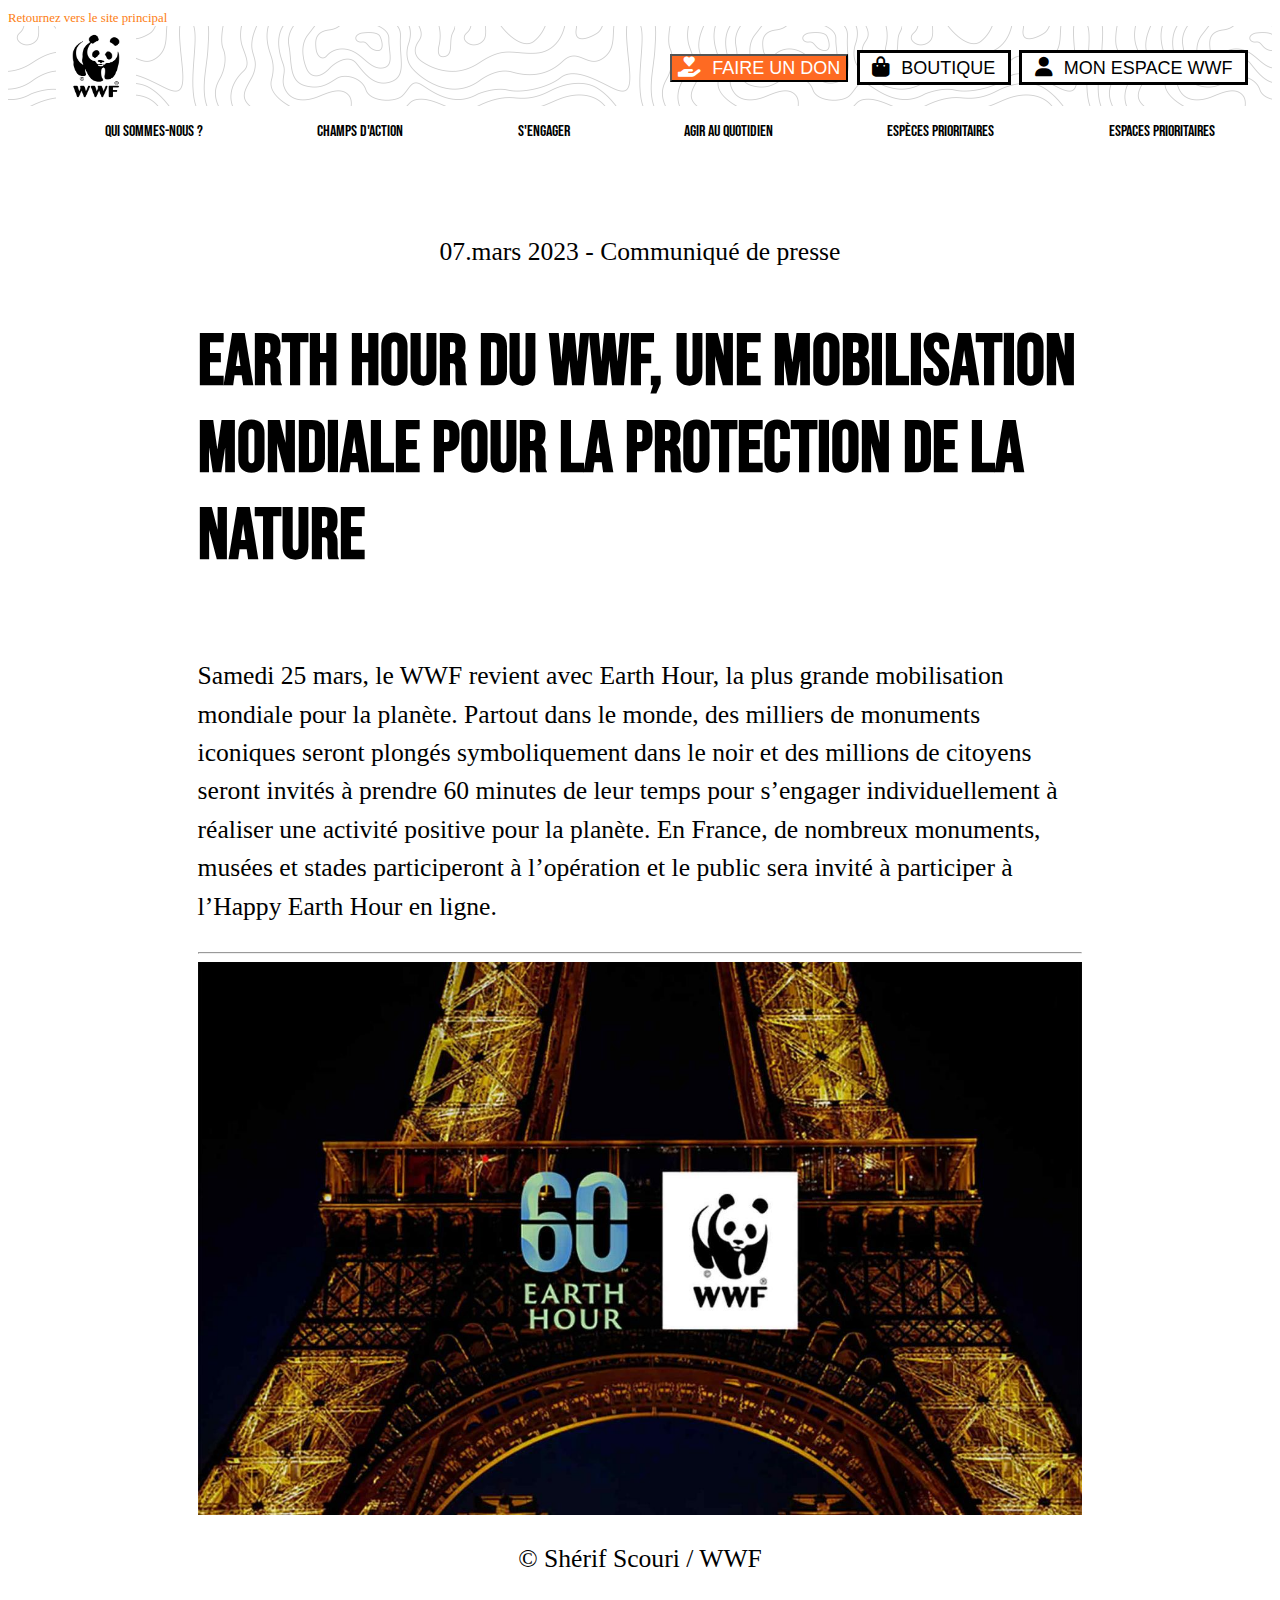
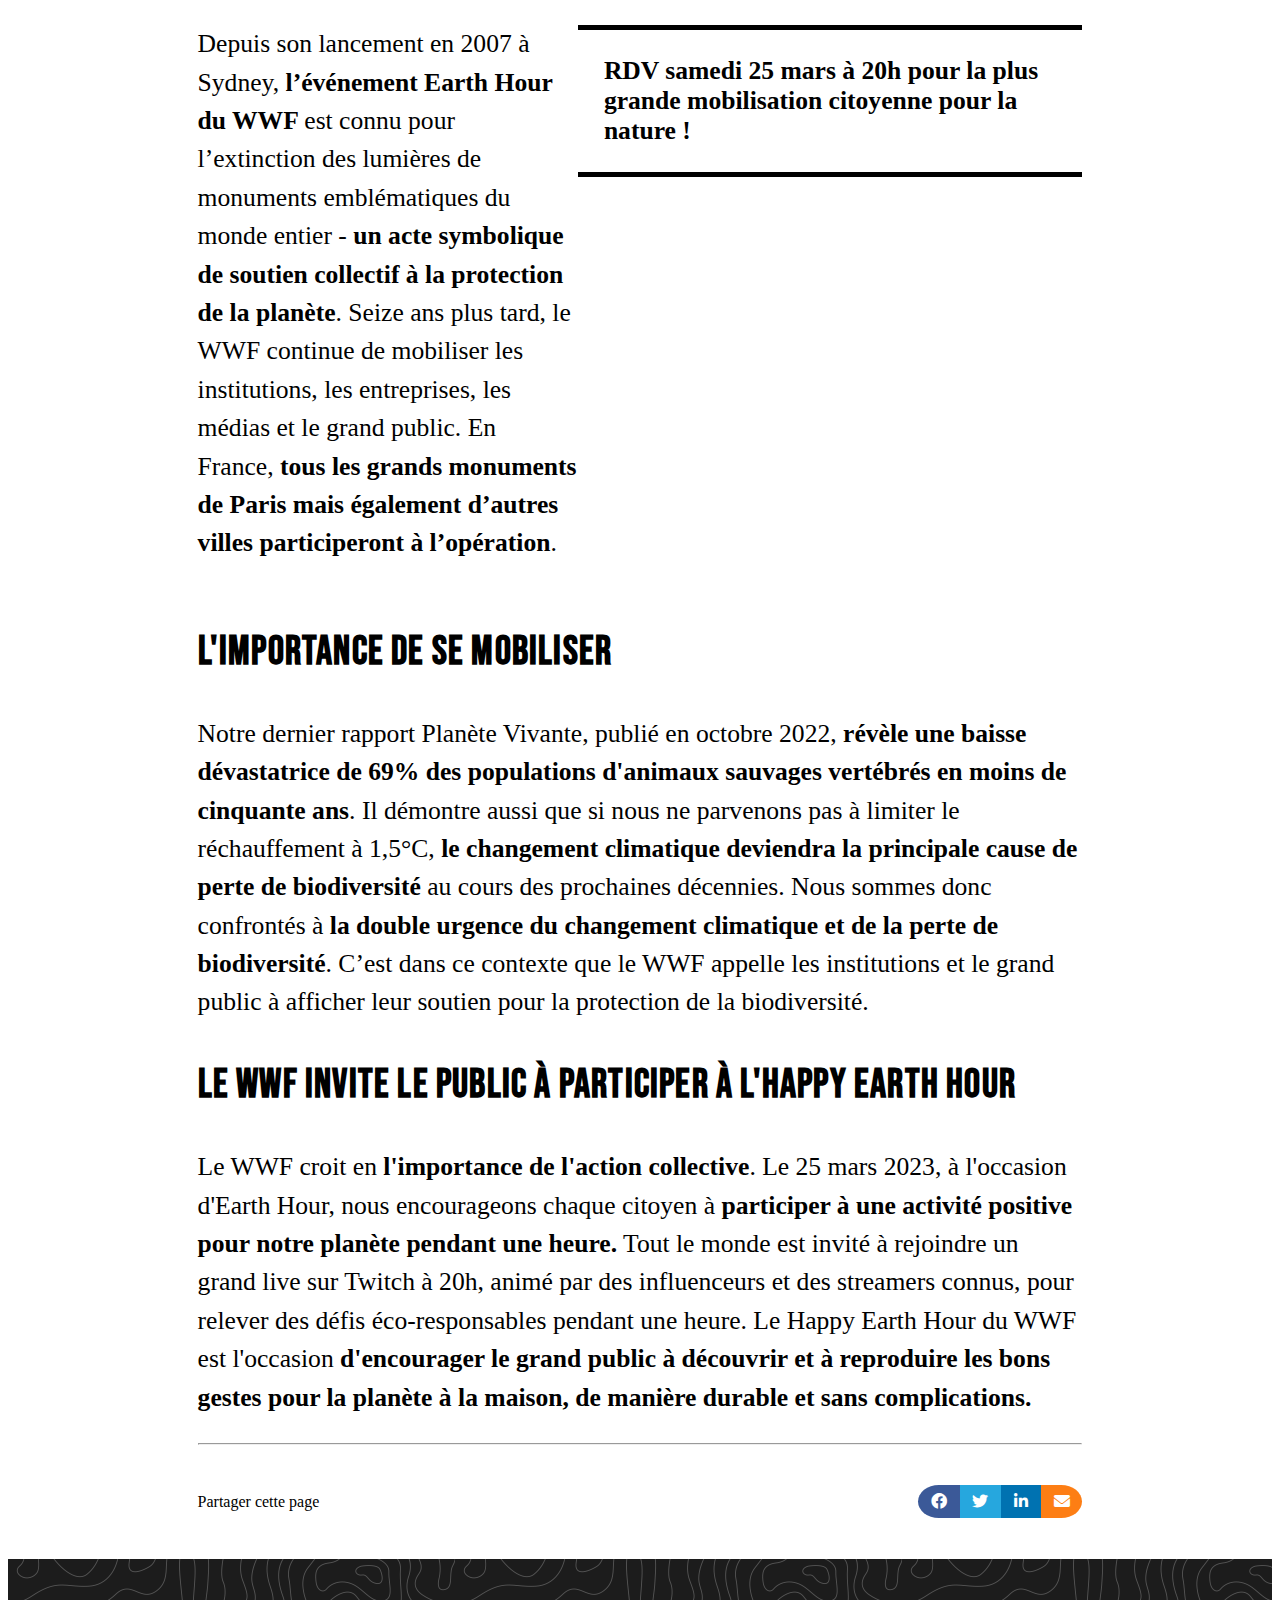
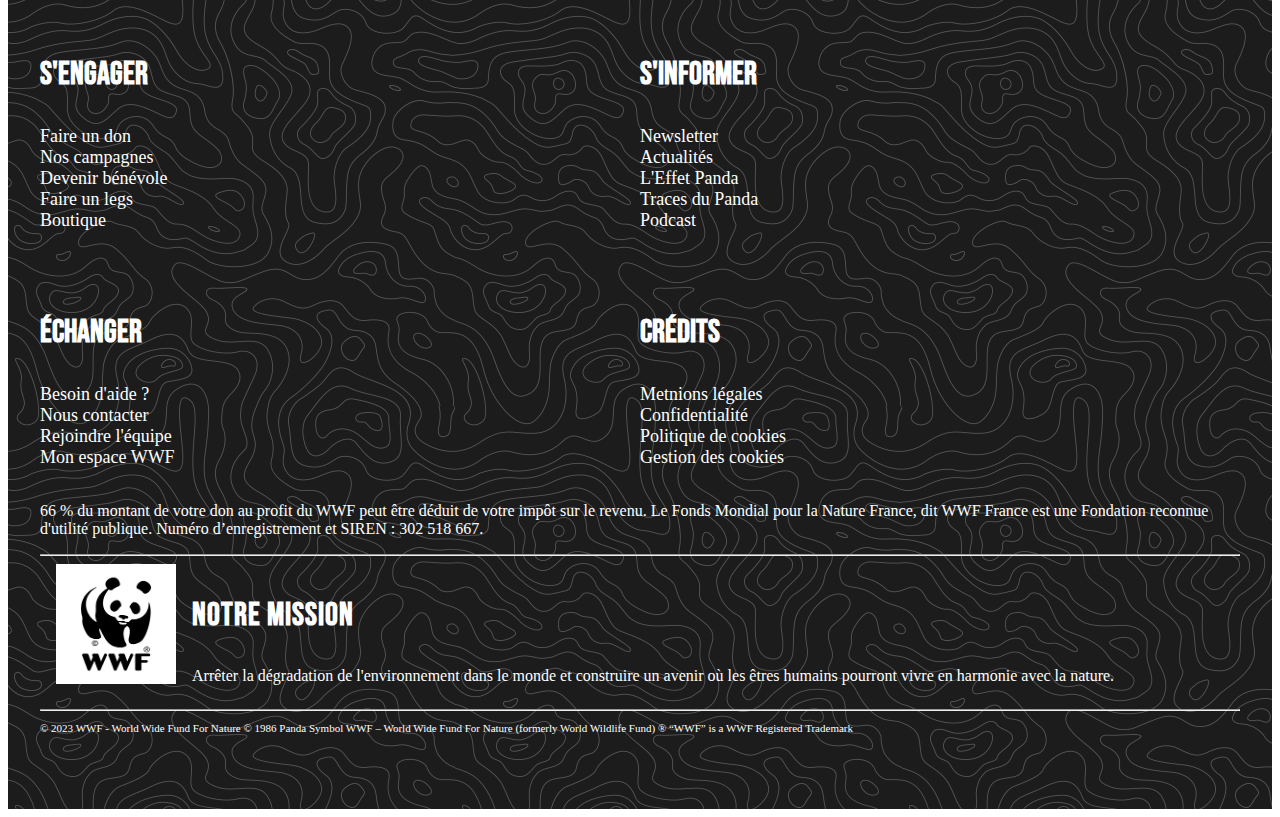
<file: src/event-page.html>
<!DOCTYPE html>
<html lang="fr">
  <head>
    <meta charset="UTF-8" />
    <meta http-equiv="X-UA-Compatible" content="IE=edge" />
    <meta name="viewport" content="width=device-width, initial-scale=1.0" />
    <title>Ensemble, nous sommes la solution | WWF France</title>

    <link
      href="https://cdn.jsdelivr.net/npm/bootstrap@5.0.2/dist/css/bootstrap.min.css"
      rel="stylesheet"
      integrity="sha384-EVSTQN3/azprG1Anm3QDgpJLIm9Nao0Yz1ztcQTwFspd3yD65VohhpuuCOmLASjC"
      crossorigin="anonymous"
    />
    <link
      rel="stylesheet"
      href="https://cdn.jsdelivr.net/npm/@fortawesome/fontawesome-free@6.0.0-beta2/css/all.min.css"
    />
    <link rel="stylesheet" href="event-page.css" />
  </head>
  <body>
    <div class="to-main">
      <a href="/src/index.html">Retournez vers le site principal</a>
    </div>
    <!-- HEADER-->
    <header>
      <div>
        <img id="logo" src="/images/logo-WWF.jpg" alt="logo" />
      </div>

      <div class="top-head">
        <button class="btn btn-don">
          <i class="fa-solid fa-hand-holding-heart"></i>
          FAIRE UN DON
        </button>

        <button class="btn rest-btn btn-shop">
          <i class="fa-solid fa-bag-shopping"></i>
          BOUTIQUE
        </button>

        <button class="btn rest-btn">
          <i class="fa-solid fa-user"></i>
          MON ESPACE WWF
        </button>
      </div>

      <div class="bot-head">
        <ul>
          <li>QUI SOMMES-NOUS ?</li>
          <li>CHAMPS D'ACTION</li>
          <li>S'ENGAGER</li>
          <li>AGIR AU QUOTIDIEN</li>
          <li>ESPÈCES PRIORITAIRES</li>
          <li>ESPACES PRIORITAIRES</li>
        </ul>
      </div>
    </header>

    <main class="main-container">
      <div class="page-content">
        <section class="first-par">
          <p class="date">07.mars 2023 - Communiqué de presse</p>
          <h1>
            Earth Hour du WWF, une mobilisation mondiale pour la protection de
            la nature
          </h1>

          <p>
            Samedi 25 mars, le WWF revient avec Earth Hour, la plus grande
            mobilisation mondiale pour la planète. Partout dans le monde, des
            milliers de monuments iconiques seront plongés symboliquement dans
            le noir et des millions de citoyens seront invités à prendre 60
            minutes de leur temps pour s’engager individuellement à réaliser une
            activité positive pour la planète. En France, de nombreux monuments,
            musées et stades participeront à l’opération et le public sera
            invité à participer à l’Happy Earth Hour en ligne.
          </p>
        </section>

        <hr />

        <div class="section-img">
          <img src="/images/eiffel.jpg" alt="eiffel tower" />
          <p class="mt-3">© Shérif Scouri / WWF</p>
        </div>

        <section class="scnd-par">
          <p class="bold">
            RDV samedi 25 mars à 20h pour la plus grande mobilisation citoyenne
            pour la nature !
          </p>

          <p>
            Depuis son lancement en 2007 à Sydney,
            <strong> l’événement Earth Hour du WWF </strong>
            est connu pour l’extinction des lumières de monuments emblématiques
            du monde entier -
            <strong>
              un acte symbolique de soutien collectif à la protection de la
              planète</strong
            >. Seize ans plus tard, le WWF continue de mobiliser les
            institutions, les entreprises, les médias et le grand public. En
            France,
            <strong>
              tous les grands monuments de Paris mais également d’autres villes
              participeront à l’opération</strong
            >.
          </p>
        </section>

        <section class="third-par mt-5">
          <h2>L'importance de se mobiliser</h2>

          <p>
            Notre dernier rapport Planète Vivante, publié en octobre 2022,
            <strong>
              révèle une baisse dévastatrice de 69% des populations d'animaux
              sauvages vertébrés en moins de cinquante ans</strong
            >. Il démontre aussi que si nous ne parvenons pas à limiter le
            réchauffement à 1,5°C,<strong>
              le changement climatique deviendra la principale cause de perte de
              biodiversité
            </strong>
            au cours des prochaines décennies. Nous sommes donc confrontés à
            <strong>
              la double urgence du changement climatique et de la perte de
              biodiversité</strong
            >. C’est dans ce contexte que le WWF appelle les institutions et le
            grand public à afficher leur soutien pour la protection de la
            biodiversité.
          </p>
        </section>

        <section class="fourth-par mt-5">
          <h2>Le WWF invite le public à participer à l'Happy Earth Hour</h2>

          <p>
            Le WWF croit en
            <strong> l'importance de l'action collective</strong>. Le 25 mars
            2023, à l'occasion d'Earth Hour, nous encourageons chaque citoyen à
            <strong>
              participer à une activité positive pour notre planète pendant une
              heure.</strong
            >
            Tout le monde est invité à rejoindre un grand live sur Twitch à 20h,
            animé par des influenceurs et des streamers connus, pour relever des
            défis éco-responsables pendant une heure. Le Happy Earth Hour du WWF
            est l'occasion
            <strong>
              d'encourager le grand public à découvrir et à reproduire les bons
              gestes pour la planète à la maison, de manière durable et sans
              complications.</strong
            >
          </p>
        </section>

        <hr />

        <section class="socials">
          <p>Partager cette page</p>

          <ul>
            <li>
              <a
                id="facebook"
                href="https://www.facebook.com/sharer/sharer.php?u=https%3A%2F%2Fwww.wwf.fr%2Fvous-informer%2Factualites%2Frapport-du-giec-lheure-des-choix-et-le-sens-des-responsabilites"
              >
                <i class="fa-brands fa-facebook"></i>
              </a>
            </li>

            <li>
              <a
                id="twitter"
                href="https://twitter.com/intent/tweet?url=https%3A//www.wwf.fr/vous-informer/actualites/rapport-du-giec-lheure-des-choix-et-le-sens-des-responsabilites&text=&hashtags=WWF&via=WWFFrance"
              >
                <i class="fa-brands fa-twitter"></i>
              </a>
            </li>

            <li>
              <a
                id="linkedin"
                href="https://www.linkedin.com/uas/login?session_redirect=https%3A%2F%2Fwww.linkedin.com%2FshareArticle%3Fmini%3Dtrue%26url%3Dhttps%253A%2F%2Fwww.wwf.fr%2Fvous-informer%2Factualites%2Frapport-du-giec-lheure-des-choix-et-le-sens-des-responsabilites"
              >
                <i class="fa-brands fa-linkedin-in"></i>
              </a>
            </li>

            <li>
              <a id="email" href="#">
                <i class="fa-solid fa-envelope"></i>
              </a>
            </li>
          </ul>
        </section>
      </div>
    </main>
    <footer>
      <div class="footer-content">
        <div class="mentions">
          <div class="mention">
            <h3>S'engager</h3>

            <ul class="mention-list">
              <li>Faire un don</li>
              <li>Nos campagnes</li>
              <li>Devenir bénévole</li>
              <li>Faire un legs</li>
              <li>Boutique</li>
            </ul>
          </div>

          <div class="mention">
            <h3>S'informer</h3>

            <ul class="mention-list">
              <li>Newsletter</li>
              <li>Actualités</li>
              <li>L'Effet Panda</li>
              <li>Traces du Panda</li>
              <li>Podcast</li>
            </ul>
          </div>

          <div class="mention">
            <h3>Échanger</h3>

            <ul class="mention-list">
              <li>Besoin d'aide ?</li>
              <li>Nous contacter</li>
              <li>Rejoindre l'équipe</li>
              <li>Mon espace WWF</li>
            </ul>
          </div>

          <div class="mention">
            <h3>Crédits</h3>

            <ul class="mention-list">
              <li>Metnions légales</li>
              <li>Confidentialité</li>
              <li>Politique de cookies</li>
              <li>Gestion des cookies</li>
            </ul>
          </div>
        </div>

        <p class="mentions-p">
          66 % du montant de votre don au profit du WWF peut être déduit de
          votre impôt sur le revenu. Le Fonds Mondial pour la Nature France, dit
          WWF France est une Fondation reconnue d'utilité publique. Numéro
          d’enregistrement et SIREN : 302 518 667.
        </p>

        <hr class="footer-separator" />

        <div class="logo-mission">
          <img src="/images/logo-WWF.jpg" alt="logo" />

          <div class="logo-mission-txt">
            <h3>Notre mission</h3>
            <p>
              Arrêter la dégradation de l'environnement dans le monde et
              construire un avenir où les êtres humains pourront vivre en
              harmonie avec la nature.
            </p>
          </div>
        </div>

        <hr class="footer-separator" />

        <div class="trademark">
          <p>
            © 2023 WWF - World Wide Fund For Nature © 1986 Panda Symbol WWF –
            World Wide Fund For Nature (formerly World Wildlife Fund) ® “WWF” is
            a WWF Registered Trademark
          </p>
        </div>
      </div>
    </footer>
  </body>
</html>
</file>
<file: style.css>
@import url("https://fonts.googleapis.com/css2?family=Bebas+Neue&display=swap");

:root {
  --orange: #fd7e14;
  --darkOrange: #fe6a22;
  --border: #e0e0e0;
  --font: "Bebas Neue", cursive;
}

* {
  box-sizing: border-box;
}

a {
  color: black;
  text-decoration: none;
}

#separator-white {
  height: 5px;
  width: 50px;
  opacity: 1;
  position: relative;
  bottom: 15px;
}
.h2-title {
  display: flex;
  flex-direction: column;
  align-items: center;
  margin-top: 5em;
}
h2 {
  text-transform: uppercase;
  font-family: var(--font);
  letter-spacing: 1.2px;
}

.separator-black {
  height: 5px !important;
  width: 30px;
  opacity: 1;
  position: relative;
  bottom: 15px;
}

.footer-separator {
  height: 2px !important;
}

/* ------------------- MOBILE ---------------*/
/* HEADER */
header {
  font-family: var(--font);
  width: 100%;
}

#logo {
  height: 80px;
  width: 80px;
  position: absolute;
  margin-left: 0.5em;
}

.top-head {
  width: 100%;
  padding: 1.5em;
  text-align: right;
}

.top-head > button {
  font-size: 18px;
}

button > i {
  font-size: 20px;
  margin-right: 0.3em;
}

.btn-don,
.btn-shop {
  display: none;
}

.top-head > .btn-don {
  background-color: var(--darkOrange);
  color: white;
  border-radius: 0;
}

.top-head > .rest-btn {
  background-color: white;
  border: 3px solid black;
  margin-left: 0.3em;
  border-radius: 0;
  padding: 0.2em 0.7em 0.2em 0.7em;
}

.bot-head > ul {
  display: none;
}

/* MAIN CONTENT */
.main-container {
  width: 1440;
  max-width: 100%;
}

section.whale {
  /* filter: contrast(130%); */
  background-image: url(./images/baleine-sm.jpg);
  background-repeat: no-repeat;
  background-position: center;
  background-size: cover;
  min-height: 700px;
  display: flex;
  flex-direction: column;
  justify-content: center;
  align-items: center;
}

.whale {
  color: white;
}

.whale-txt > h1 {
  font-size: 2rem;
  letter-spacing: 3px;
  text-transform: uppercase;
  font-family: var(--font);
}

.whale-txt > p,
.whale-txt > a {
  letter-spacing: 1px;
}

.whale-txt > a {
  color: white;
  background-color: var(--orange);
  padding: 0.5em 2em;
}
.whale-txt > a:hover {
  background-color: var(--darkOrange);
}

/* CARDS PART */
.cards {
  /* background-color: red; */
  margin: 0 auto;
  max-width: 95%;
}

.card {
  width: 100%;
  margin-top: 2em;
  border: none;
}

.last-card {
  height: 700px;
}

.card + .card {
  /* background-color: red; */
  margin-top: -50px;
}

.article-txt {
  background-color: white;
  opacity: 0.9;
  width: 70%;
  margin: 0 auto;
  position: relative;
  top: -150px;
  text-align: center;
}

.article-txt > h3 {
  font-family: var(--font);
  padding: 2em 1em 1em 1em;
  font-weight: bold;
  letter-spacing: 1px;
  line-height: 1.5;
}

.article-txt > p {
  padding: 0 3em;
  line-height: 1.5;
  padding: 0 3em 3em 3em;
}

/* VIDEO PART */
.video > iframe {
  width: 100%;
}

/* ACTUALITES PART */
.news {
  display: flex;
}

.news > .date {
  padding: 0 0.5em 0.5em 0.5em;
}

.news > .desc {
  padding: 0 1em 1em 1em;
}

.desc > p:nth-child(1) {
  font-weight: bold;
}

.desc > a {
  font-weight: bold;
  cursor: pointer;
}

/* RAISON D'ÊTRE PART */
.bg-light {
  background-image: url(./images/bg-light.png);
  padding: 2em;
  margin: 4em 0;
}

.bg-light > .h2-title {
  margin-top: 1em;
}

.bg-light > p {
  line-height: 1.8;
  font-family: var(--font);
  text-align: center;
  font-size: 1.4rem;
  padding: 0 2em;
}

.a-light {
  text-align: center;
}

.a-light > a {
  border: 2px solid black;
  background-color: white;
  font-family: var(--font);
  padding: 0.5em 2em;
  text-transform: uppercase;
}

/* FOOTER */
footer {
  background-image: url(./images/footer-cover.png);
  color: white;
  padding: 2em 1em;
  width: 100%;
}

.mentions {
  display: grid;
  grid-template-columns: 1fr 1fr;
}

.mentions > .mention:nth-child(1) {
  margin-bottom: 2em;
}

.mention > h3 {
  font-family: var(--font);
}

.mention-list {
  list-style: none;
  padding: 0;
  font-size: 18px;
  row-gap: 10px;
}

.mentions-p {
  margin-top: 1em;
}

.logo-mission {
  display: flex;
}

.logo-mission > img {
  width: 120px;
  height: 120px;
  margin: 0 1em;
}

.logo-mission-txt > h3 {
  font-family: var(--font);
  letter-spacing: 1px;
}

.trademark > p {
  font-size: 11px;
}

/* ---------------- TABLET ---------------------- */
@media (min-width: 576px) and (max-width: 768px) {
  /* HEADER */
  #logo {
    height: 80px;
    width: 80px;
    position: absolute;
    margin-left: 2em;
  }

  .btn-don {
    display: inline;
  }

  /* MAIN CONTENT */
  section.whale {
    /* filter: contrast(130%); */
    background-image: url(./images/baleine-md.jpg);
    background-repeat: no-repeat;
    /* background-size: auto; */
    min-height: 800px;
    display: flex;
    flex-direction: column;
    justify-content: center;
    align-items: start;
  }

  .whale-txt {
    margin-left: 6em;
  }

  .whale-txt > h1 {
    font-size: 2.5rem;
    letter-spacing: 3px;
    font-family: var(--font);
  }

  .whale-txt > p {
    font-size: 1.3rem;
  }

  .whale-txt > a:hover {
    background-color: var(--darkOrange);
  }

  /* CARDS PART */
  .cards {
    margin: 0 auto;
    max-width: 70%;
  }

  /* VIDEO PART */
  .video > iframe {
    width: 100%;
    min-height: 450px;
  }

  /* ACTUALITES PART */
  .news {
    display: flex;
    font-size: 18px;
    max-width: 80%;
    margin: 0 auto;
  }

  /* RAISON D'ÊTRE PART */
  .bg-light {
    background-image: url(./images/bg-light.png);
    background-attachment: fixed;
    display: flex;
    flex-direction: column;
    justify-content: center;
    min-height: 500px;
  }

  /* FOOTER */

  .footer-content {
    max-width: 75%;
    margin: 0 auto;
  }

  .logo-mission {
    display: flex;
    margin-top: 2em;
  }

  .logo-mission > img {
    width: 120px;
    height: 120px;
    margin: 0 1em;
  }

  .logo-mission-txt > h3 {
    font-family: var(--font);
    letter-spacing: 1px;
  }

  .trademark > p {
    font-size: 11px;
  }
}

/* -------ISSUES CARD ALIGNMENT-------- */
@media (min-width: 768px) and (max-width: 1000px) {
  #article1,
  #article3 {
    margin-bottom: 2.5em;
  }

  #article4 {
    margin-bottom: -3.5em;
  }
}

/* ----------- LAPTOP ------------ */
@media (min-width: 768px) {
  /* HEADER */
  #logo {
    margin-left: 3em;
  }

  .top-head {
    background-image: url(./images/header-cover.png);
    width: 100%;
    max-height: 80px;
    padding: 1.5em;
    text-align: right;
  }

  .btn-don,
  .btn-shop {
    display: inline;
  }

  .bot-head > ul {
    min-height: 50px;
    display: flex;
    justify-content: space-around;
    align-items: center;
    list-style: none;
    margin: auto 0;
  }

  .bot-head > ul > li:hover {
    border-bottom: 2px solid black;
  }

  /* MAIN CONTENT */
  section.whale {
    background-image: url(./images/baleine-lg.jpg);
    background-repeat: no-repeat;
    background-position: center;
    background-size: cover;
    min-height: 600px;
    display: flex;
    flex-direction: column;
    justify-content: center;
    align-items: start;
  }

  .whale-txt {
    margin-left: 10em;
  }

  .whale-txt > h1 {
    font-size: 6rem;
  }

  .whale-txt > p,
  .whale-txt > a {
    letter-spacing: 1px;
    font-size: 1.5rem;
  }

  .whale-txt > a {
    color: white;
    background-color: var(--orange);
    padding: 0.5em 1em;
  }

  .whale-txt > a:hover {
    background-color: var(--darkOrange);
  }

  /* CARDS PART */

  .cards {
    margin: 0 auto;
    max-width: 80%;
  }

  .articles1-2 {
    display: flex;
    justify-content: center;
    align-items: center;
    gap: 15px;
  }

  #article2 {
    margin-top: 2em;
  }

  #article4 {
    margin-top: 0.2em;
  }

  .articles3-4 {
    display: flex;
    justify-content: center;
    align-items: center;
    gap: 15px;
  }

  .article-txt {
    background-color: white;
    opacity: 0.9;
    width: 100%;
    margin: 0 auto;
    position: relative;
    top: -150px;
    text-align: center;
  }

  /* VIDEO PART */
  .video > iframe {
    width: 100%;
    min-height: 100vh;
  }

  /* ACTUALITES PART */
  .news {
    display: flex;
    max-width: 60%;
    margin: 0 auto;
  }

  /* RAISON D'ÊTRE PART */
  .bg-light {
    background-image: url(./images/bg-light.png);
    background-attachment: fixed;
    display: flex;
    flex-direction: column;
    justify-content: center;
    min-height: 650px;
  }

  .bg-light > p {
    line-height: 1.8;
    font-family: var(--font);
    text-align: center;
    font-size: 4rem;
    padding: 0 2em;
  }

  /* FOOTER */
  footer {
    background-image: url(./images/footer-cover.png);
    color: white;
    padding: 2em 1em;
    width: 100%;
  }

  .footer-content {
    width: 70%;
    margin: 0 auto;
  }

  .mentions {
    display: grid;
    grid-template-columns: 1fr 1fr;
  }

  .mentions > .mention:nth-child(1) {
    margin-bottom: 2em;
  }

  .mention > h3 {
    font-family: var(--font);
  }

  .mention-list {
    list-style: none;
    padding: 0;
    font-size: 18px;
    row-gap: 10px;
  }

  .mentions-p {
    margin-top: 1em;
  }

  .logo-mission {
    display: flex;
  }

  .logo-mission > img {
    width: 120px;
    height: 120px;
    margin: 0 1em;
  }

  .logo-mission-txt > h3 {
    font-family: var(--font);
    letter-spacing: 1px;
  }

  .trademark > p {
    font-size: 11px;
  }
}
</file>
<file: src/style.css>
@import url("https://fonts.googleapis.com/css2?family=Bebas+Neue&display=swap");

:root {
  --orange: #fd7e14;
  --darkOrange: #fe6a22;
  --border: #e0e0e0;
  --font: "Bebas Neue", cursive;
}

* {
  box-sizing: border-box;
}

a {
  color: black;
  text-decoration: none;
}

#separator-white {
  height: 5px;
  width: 50px;
  opacity: 1;
  position: relative;
  bottom: 15px;
}
.h2-title {
  display: flex;
  flex-direction: column;
  align-items: center;
  margin-top: 5em;
}
h2 {
  text-transform: uppercase;
  font-family: var(--font);
  letter-spacing: 1.2px;
}

.separator-black {
  height: 5px !important;
  width: 30px;
  opacity: 1;
  position: relative;
  bottom: 15px;
}

.footer-separator {
  height: 2px !important;
}

/* ------------------- MOBILE ---------------*/
/* HEADER */
header {
  font-family: var(--font);
  width: 100%;
}

#logo {
  height: 80px;
  width: 80px;
  position: absolute;
  margin-left: 0.5em;
}

.top-head {
  width: 100%;
  padding: 1.5em;
  text-align: right;
}

.top-head > button {
  font-size: 18px;
}

button > i {
  font-size: 20px;
  margin-right: 0.3em;
}

.btn-don,
.btn-shop {
  display: none;
}

.top-head > .btn-don {
  background-color: var(--darkOrange);
  color: white;
  border-radius: 0;
}

.top-head > .rest-btn {
  background-color: white;
  border: 3px solid black;
  margin-left: 0.3em;
  border-radius: 0;
  padding: 0.2em 0.7em 0.2em 0.7em;
}

.bot-head > ul {
  display: none;
}

/* MAIN CONTENT */
.main-container {
  width: 1440;
  max-width: 100%;
}

section.whale {
  /* filter: contrast(130%); */
  background-image: url(/images/baleine-sm.jpg);
  background-repeat: no-repeat;
  background-position: center;
  background-size: cover;
  min-height: 700px;
  display: flex;
  flex-direction: column;
  justify-content: center;
  align-items: center;
}

.whale {
  color: white;
}

.whale-txt > h1 {
  font-size: 2rem;
  letter-spacing: 3px;
  text-transform: uppercase;
  font-family: var(--font);
}

.whale-txt > p,
.whale-txt > a {
  letter-spacing: 1px;
}

.whale-txt > a {
  color: white;
  background-color: var(--orange);
  padding: 0.5em 2em;
}
.whale-txt > a:hover {
  background-color: var(--darkOrange);
}

/* CARDS PART */
.cards {
  /* background-color: red; */
  margin: 0 auto;
  max-width: 95%;
}

.card {
  width: 100%;
  margin-top: 2em;
  border: none;
}

.last-card {
  height: 700px;
}

.card + .card {
  /* background-color: red; */
  margin-top: -50px;
}

.article-txt {
  background-color: white;
  opacity: 0.9;
  width: 70%;
  margin: 0 auto;
  position: relative;
  top: -150px;
  text-align: center;
}

.article-txt > h3 {
  font-family: var(--font);
  padding: 2em 1em 1em 1em;
  font-weight: bold;
  letter-spacing: 1px;
  line-height: 1.5;
}

.article-txt > p {
  padding: 0 3em;
  line-height: 1.5;
  padding: 0 3em 3em 3em;
}

/* VIDEO PART */
.video > iframe {
  width: 100%;
}

/* ACTUALITES PART */
.news {
  display: flex;
}

.news > .date {
  padding: 0 0.5em 0.5em 0.5em;
}

.news > .desc {
  padding: 0 1em 1em 1em;
}

.desc > p:nth-child(1) {
  font-weight: bold;
}

.desc > a {
  font-weight: bold;
  cursor: pointer;
}

/* RAISON D'ÊTRE PART */
.bg-light {
  background-image: url(/images/bg-light.png);
  padding: 2em;
  margin: 4em 0;
}

.bg-light > .h2-title {
  margin-top: 1em;
}

.bg-light > p {
  line-height: 1.8;
  font-family: var(--font);
  text-align: center;
  font-size: 1.4rem;
  padding: 0 2em;
}

.a-light {
  text-align: center;
}

.a-light > a {
  border: 2px solid black;
  background-color: white;
  font-family: var(--font);
  padding: 0.5em 2em;
  text-transform: uppercase;
}

/* FOOTER */
footer {
  background-image: url(/images/footer-cover.png);
  color: white;
  padding: 2em 1em;
  width: 100%;
}

.mentions {
  display: grid;
  grid-template-columns: 1fr 1fr;
}

.mentions > .mention:nth-child(1) {
  margin-bottom: 2em;
}

.mention > h3 {
  font-family: var(--font);
}

.mention-list {
  list-style: none;
  padding: 0;
  font-size: 18px;
  row-gap: 10px;
}

.mentions-p {
  margin-top: 1em;
}

.logo-mission {
  display: flex;
}

.logo-mission > img {
  width: 120px;
  height: 120px;
  margin: 0 1em;
}

.logo-mission-txt > h3 {
  font-family: var(--font);
  letter-spacing: 1px;
}

.trademark > p {
  font-size: 11px;
}

/* ---------------- TABLET ---------------------- */
@media (min-width: 576px) and (max-width: 768px) {
  /* HEADER */
  #logo {
    height: 80px;
    width: 80px;
    position: absolute;
    margin-left: 2em;
  }

  .btn-don {
    display: inline;
  }

  /* MAIN CONTENT */
  section.whale {
    /* filter: contrast(130%); */
    background-image: url(/images/baleine-md.jpg);
    background-repeat: no-repeat;
    /* background-size: auto; */
    min-height: 800px;
    display: flex;
    flex-direction: column;
    justify-content: center;
    align-items: start;
  }

  .whale-txt {
    margin-left: 6em;
  }

  .whale-txt > h1 {
    font-size: 2.5rem;
    letter-spacing: 3px;
    font-family: var(--font);
  }

  .whale-txt > p {
    font-size: 1.3rem;
  }

  .whale-txt > a:hover {
    background-color: var(--darkOrange);
  }

  /* CARDS PART */
  .cards {
    margin: 0 auto;
    max-width: 70%;
  }

  /* VIDEO PART */
  .video > iframe {
    width: 100%;
    min-height: 450px;
  }

  /* ACTUALITES PART */
  .news {
    display: flex;
    font-size: 18px;
    max-width: 80%;
    margin: 0 auto;
  }

  /* RAISON D'ÊTRE PART */
  .bg-light {
    background-image: url(/images/bg-light.png);
    background-attachment: fixed;
    display: flex;
    flex-direction: column;
    justify-content: center;
    min-height: 500px;
  }

  /* FOOTER */

  .footer-content {
    max-width: 75%;
    margin: 0 auto;
  }

  .logo-mission {
    display: flex;
    margin-top: 2em;
  }

  .logo-mission > img {
    width: 120px;
    height: 120px;
    margin: 0 1em;
  }

  .logo-mission-txt > h3 {
    font-family: var(--font);
    letter-spacing: 1px;
  }

  .trademark > p {
    font-size: 11px;
  }
}

/* -------ISSUES CARD ALIGNMENT-------- */
@media (min-width: 768px) and (max-width: 1000px) {
  #article1,
  #article3 {
    margin-bottom: 2.5em;
  }

  #article4 {
    margin-bottom: -3.5em;
  }
}

/* ----------- LAPTOP ------------ */
@media (min-width: 768px) {
  /* HEADER */
  #logo {
    margin-left: 3em;
  }

  .top-head {
    background-image: url(/images/header-cover.png);
    width: 100%;
    max-height: 80px;
    padding: 1.5em;
    text-align: right;
  }

  .btn-don,
  .btn-shop {
    display: inline;
  }

  .bot-head > ul {
    min-height: 50px;
    display: flex;
    justify-content: space-around;
    align-items: center;
    list-style: none;
    margin: auto 0;
  }

  .bot-head > ul > li:hover {
    border-bottom: 2px solid black;
  }

  /* MAIN CONTENT */
  section.whale {
    background-image: url(/images/baleine-lg.jpg);
    background-repeat: no-repeat;
    background-position: center;
    background-size: cover;
    min-height: 600px;
    display: flex;
    flex-direction: column;
    justify-content: center;
    align-items: start;
  }

  .whale-txt {
    margin-left: 10em;
  }

  .whale-txt > h1 {
    font-size: 6rem;
  }

  .whale-txt > p,
  .whale-txt > a {
    letter-spacing: 1px;
    font-size: 1.5rem;
  }

  .whale-txt > a {
    color: white;
    background-color: var(--orange);
    padding: 0.5em 1em;
  }

  .whale-txt > a:hover {
    background-color: var(--darkOrange);
  }

  /* CARDS PART */

  .cards {
    margin: 0 auto;
    max-width: 80%;
  }

  .articles1-2 {
    display: flex;
    justify-content: center;
    align-items: center;
    gap: 15px;
  }

  #article2 {
    margin-top: 2em;
  }

  #article4 {
    margin-top: 0.2em;
  }

  .articles3-4 {
    display: flex;
    justify-content: center;
    align-items: center;
    gap: 15px;
  }

  .article-txt {
    background-color: white;
    opacity: 0.9;
    width: 100%;
    margin: 0 auto;
    position: relative;
    top: -150px;
    text-align: center;
  }

  /* VIDEO PART */
  .video > iframe {
    width: 100%;
    min-height: 100vh;
  }

  /* ACTUALITES PART */
  .news {
    display: flex;
    max-width: 60%;
    margin: 0 auto;
  }

  /* RAISON D'ÊTRE PART */
  .bg-light {
    background-image: url(/images/bg-light.png);
    background-attachment: fixed;
    display: flex;
    flex-direction: column;
    justify-content: center;
    min-height: 650px;
  }

  .bg-light > p {
    line-height: 1.8;
    font-family: var(--font);
    text-align: center;
    font-size: 4rem;
    padding: 0 2em;
  }

  /* FOOTER */
  footer {
    background-image: url(/images/footer-cover.png);
    color: white;
    padding: 2em 1em;
    width: 100%;
  }

  .footer-content {
    width: 70%;
    margin: 0 auto;
  }

  .mentions {
    display: grid;
    grid-template-columns: 1fr 1fr;
  }

  .mentions > .mention:nth-child(1) {
    margin-bottom: 2em;
  }

  .mention > h3 {
    font-family: var(--font);
  }

  .mention-list {
    list-style: none;
    padding: 0;
    font-size: 18px;
    row-gap: 10px;
  }

  .mentions-p {
    margin-top: 1em;
  }

  .logo-mission {
    display: flex;
  }

  .logo-mission > img {
    width: 120px;
    height: 120px;
    margin: 0 1em;
  }

  .logo-mission-txt > h3 {
    font-family: var(--font);
    letter-spacing: 1px;
  }

  .trademark > p {
    font-size: 11px;
  }
}

/* 
@media (min-width: 600px) {
  #img {
    background-image: url(/images/logo-WWF.jpg);
    background-size: cover;
    left: 40px;
    height: 140px;
    width: 120px;
    position: absolute;
    z-index: 100;
  }

  .top-head {
    background-image: url(/images/header-cover.png);
    padding: 0.5em;
    text-align: right;
    border-bottom: 1px solid var(--border);
    max-width: 100%;
  }

  .top-head > button {
    font-size: 18px;
  }

  button > i {
    font-size: 20px;
    margin-right: 0.3em;
  }

  .btn-don,
  .btn-shop {
    display: inline;
  }

  .top-head > .btn-don {
    background-color: var(--darkOrange);
    color: white;
    border-radius: 0;
  }

  .top-head > .rest-btn {
    background-color: white;
    border: 3px solid black;
    margin-left: 0.3em;
    border-radius: 0;
    padding: 0.2em 0.7em 0.2em 0.7em;
  }

  .bot-head > ul {
    list-style: none;
    display: flex;
    justify-content: center;
    align-items: center;
    border-bottom: 1px solid var(--border);
    white-space: nowrap;
    max-width: 1300;
  }

  .bot-head > ul > li {
    font-size: 22px;
    padding: 1.2em;
    margin-right: 0.7em;
    letter-spacing: 1px;
    border-bottom: 2px solid transparent;
    white-space: nowrap;
  }

  .bot-head > ul > li:hover {
    border-bottom: 2px solid black;
  }

  #logo {
    height: 140px;
    width: 120px;
    position: absolute;
    margin-left: 2em;
  }
} */
</file>
<file: event-page.css>
/* GENERAL */
@import url("https://fonts.googleapis.com/css2?family=Bebas+Neue&display=swap");

:root {
  --orange: #fd7e14;
  --darkOrange: #fe6a22;
  --border: #e0e0e0;
  --font: "Bebas Neue", cursive;
}

* {
  box-sizing: border-box;
}

a {
  color: black;
  text-decoration: none;
}

#separator-white {
  height: 5px;
  width: 50px;
  opacity: 1;
  position: relative;
  bottom: 15px;
}
.h2-title {
  display: flex;
  flex-direction: column;
  align-items: center;
  margin-top: 5em;
}
h2 {
  text-transform: uppercase;
  font-family: var(--font);
  letter-spacing: 1.2px;
}

.separator-black {
  height: 5px !important;
  width: 30px;
  opacity: 1;
  position: relative;
  bottom: 15px;
}

.footer-separator {
  height: 2px !important;
}

.to-main > a {
  font-size: 0.8rem;
  color: var(--orange);
}

/* ------------------------ HEADER  MOBILE -------------------------------*/
header {
  font-family: var(--font);
  width: 100%;
}

#logo {
  height: 80px;
  width: 80px;
  position: absolute;
  margin-left: 0.5em;
}

.top-head {
  width: 100%;
  padding: 1.5em;
  text-align: right;
}

.top-head > button {
  font-size: 18px;
}

button > i {
  font-size: 20px;
  margin-right: 0.3em;
}

.btn-don,
.btn-shop {
  display: none;
}

.top-head > .btn-don {
  background-color: var(--darkOrange);
  color: white;
  border-radius: 0;
}

.top-head > .rest-btn {
  background-color: white;
  border: 3px solid black;
  margin-left: 0.3em;
  border-radius: 0;
  padding: 0.2em 0.7em 0.2em 0.7em;
}

.bot-head > ul {
  display: none;
}

/* ------Main Mobile */

main {
  width: 1440;
  max-width: 100%;
}

.page-content {
  max-width: 90%;
  margin: 0 auto;
}

.first-par > h1 {
  font-size: 3rem;
  font-family: var(--font);
}

.first-par > p {
  line-height: 1.5;
  margin-top: 3em;
}

/* IMAGE */
.section-img > img {
  width: 100%;
}

.section-img > p {
  text-align: center;
}

/* SECOND PAR */
.scnd-par > p.bold {
  font-weight: bold;
  font-size: 19px;
  padding: 1em;
  border-top: 5px solid black;
  border-bottom: 5px solid black;
}

.scnd-par > p:nth-child(2),
.third-par,
.fourth-par {
  line-height: 1.5;
}

section.socials {
  display: flex;
  justify-content: space-between;
  margin: 2em 0;
}

.socials > ul {
  list-style: none;
  display: flex;
}

.socials > ul > li > a {
  padding: 0.5em 0.8em;
  background-color: lightblue;
  color: white;
}

#facebook {
  border-radius: 50% 0 0 50%;
  background-color: #3b5998;
}

#twitter {
  background-color: #26a7de;
}

#linkedin {
  background-color: #0072b1;
}

#email {
  background-color: var(--orange);
  border-radius: 0 50% 50% 0;
}

/* FOOTER */
footer {
  background-image: url(./images/footer-cover.png);
  color: white;
  padding: 2em 1em;
  width: 100%;
}

.mentions {
  display: grid;
  grid-template-columns: 1fr 1fr;
}

.mentions > .mention:nth-child(1) {
  margin-bottom: 2em;
}

.mention > h3 {
  font-family: var(--font);
}

.mention-list {
  list-style: none;
  padding: 0;
  font-size: 18px;
  row-gap: 10px;
}

.mentions-p {
  margin-top: 1em;
}

.logo-mission {
  display: flex;
}

.logo-mission > img {
  width: 120px;
  height: 120px;
  margin: 0 1em;
}

.logo-mission-txt > h3 {
  font-family: var(--font);
  letter-spacing: 1px;
}

.trademark > p {
  font-size: 11px;
}

/* -------------------- BREAKPOINT TABLET --------------------- */
@media (min-width: 576px) and (max-width: 768px) {
  #logo {
    height: 80px;
    width: 80px;
    position: absolute;
    margin-left: 2em;
  }

  .btn-don {
    display: inline;
  }

  .date {
    text-align: center;
    font-size: 1.2rem;
  }

  .first-par > h1 {
    font-size: 3.5rem;
    font-family: var(--font);
  }

  .first-par > p,
  .section-img > p,
  .scnd-par > p:nth-child(2),
  .scnd-par > p.bold,
  .third-par > p,
  .fourth-par > p {
    font-size: 1.4rem;
  }

  h2 {
    font-size: 2rem;
  }

  h3 {
    font-size: 1.7rem;
  }

  .mentions-p {
    margin-top: 1em;
    font-size: 1.3rem;
  }

  .trademark > p {
    font-size: 0.9rem;
  }

  .logo-mission-txt > p {
    font-size: 1.1rem;
  }
}

/* -------------------- BREAKPOINT LAPTOP --------------------- */
@media (min-width: 820px) {
  .page-content {
    max-width: 70%;
    margin: 0 auto;
  }

  #logo {
    margin-left: 3em;
  }

  .top-head {
    background-image: url(./images/header-cover.png);
    width: 100%;
    max-height: 80px;
    padding: 1.5em;
    text-align: right;
  }

  .btn-don,
  .btn-shop {
    display: inline;
  }

  .bot-head > ul {
    min-height: 50px;
    display: flex;
    justify-content: space-around;
    align-items: center;
    list-style: none;
    margin: auto 0;
  }

  .bot-head > ul > li:hover {
    border-bottom: 2px solid black;
  }

  .date {
    text-align: center;
    font-size: 1.2rem;
  }

  .first-par > h1 {
    font-size: 4.5rem;
    font-family: var(--font);
  }

  .first-par > p,
  .section-img > p,
  .scnd-par > p:nth-child(2),
  .scnd-par > p.bold,
  .third-par > p,
  .fourth-par > p {
    font-size: 1.6rem;
  }

  h2 {
    font-size: 2.5rem;
  }

  h3 {
    font-size: 2rem;
  }

  .footer-content {
    padding: 2em 1em;
  }
}

@media (min-width: 1250px) {
  .scnd-par {
    display: flex;
    flex-direction: row-reverse;
  }

  .scnd-par > p.bold {
    height: 100%;
  }

  .scnd-par > p:nth-child(2) {
    width: 90%;
  }
}
</file>
<file: src/event-page.css>
/* GENERAL */
@import url("https://fonts.googleapis.com/css2?family=Bebas+Neue&display=swap");

:root {
  --orange: #fd7e14;
  --darkOrange: #fe6a22;
  --border: #e0e0e0;
  --font: "Bebas Neue", cursive;
}

* {
  box-sizing: border-box;
}

a {
  color: black;
  text-decoration: none;
}

#separator-white {
  height: 5px;
  width: 50px;
  opacity: 1;
  position: relative;
  bottom: 15px;
}
.h2-title {
  display: flex;
  flex-direction: column;
  align-items: center;
  margin-top: 5em;
}
h2 {
  text-transform: uppercase;
  font-family: var(--font);
  letter-spacing: 1.2px;
}

.separator-black {
  height: 5px !important;
  width: 30px;
  opacity: 1;
  position: relative;
  bottom: 15px;
}

.footer-separator {
  height: 2px !important;
}

.to-main > a {
  font-size: 0.8rem;
  color: var(--orange);
}

/* ------------------------ HEADER  MOBILE -------------------------------*/
header {
  font-family: var(--font);
  width: 100%;
}

#logo {
  height: 80px;
  width: 80px;
  position: absolute;
  margin-left: 0.5em;
}

.top-head {
  width: 100%;
  padding: 1.5em;
  text-align: right;
}

.top-head > button {
  font-size: 18px;
}

button > i {
  font-size: 20px;
  margin-right: 0.3em;
}

.btn-don,
.btn-shop {
  display: none;
}

.top-head > .btn-don {
  background-color: var(--darkOrange);
  color: white;
  border-radius: 0;
}

.top-head > .rest-btn {
  background-color: white;
  border: 3px solid black;
  margin-left: 0.3em;
  border-radius: 0;
  padding: 0.2em 0.7em 0.2em 0.7em;
}

.bot-head > ul {
  display: none;
}

/* ------Main Mobile */

main {
  width: 1440;
  max-width: 100%;
}

.page-content {
  max-width: 90%;
  margin: 0 auto;
}

.date {
  text-align: center;
}

.first-par > h1 {
  font-size: 3rem;
  font-family: var(--font);
}

.first-par > p {
  line-height: 1.5;
  margin-top: 3em;
}

/* IMAGE */
.section-img > img {
  width: 100%;
}

.section-img > p {
  text-align: center;
}

/* SECOND PAR */
.scnd-par > p.bold {
  font-weight: bold;
  font-size: 19px;
  padding: 1em;
  border-top: 5px solid black;
  border-bottom: 5px solid black;
}

.scnd-par > p:nth-child(2),
.third-par,
.fourth-par {
  line-height: 1.5;
}

section.socials {
  display: flex;
  justify-content: space-between;
  margin: 2em 0;
}

.socials > ul {
  list-style: none;
  display: flex;
}

.socials > ul > li > a {
  padding: 0.5em 0.8em;
  background-color: lightblue;
  color: white;
}

#facebook {
  border-radius: 50% 0 0 50%;
  background-color: #3b5998;
}

#twitter {
  background-color: #26a7de;
}

#linkedin {
  background-color: #0072b1;
}

#email {
  background-color: var(--orange);
  border-radius: 0 50% 50% 0;
}

/* FOOTER */
footer {
  background-image: url(/images/footer-cover.png);
  color: white;
  padding: 2em 1em;
  width: 100%;
}

.mentions {
  display: grid;
  grid-template-columns: 1fr 1fr;
}

.mentions > .mention:nth-child(1) {
  margin-bottom: 2em;
}

.mention > h3 {
  font-family: var(--font);
}

.mention-list {
  list-style: none;
  padding: 0;
  font-size: 18px;
  row-gap: 10px;
}

.mentions-p {
  margin-top: 1em;
}

.logo-mission {
  display: flex;
}

.logo-mission > img {
  width: 120px;
  height: 120px;
  margin: 0 1em;
}

.logo-mission-txt > h3 {
  font-family: var(--font);
  letter-spacing: 1px;
}

.trademark > p {
  font-size: 11px;
}

/* -------------------- BREAKPOINT TABLET --------------------- */
@media (min-width: 576px) and (max-width: 768px) {
  #logo {
    height: 80px;
    width: 80px;
    position: absolute;
    margin-left: 2em;
  }

  .btn-don {
    display: inline;
  }

  .date {
    text-align: center;
    font-size: 1.2rem;
  }

  .first-par > h1 {
    font-size: 3.5rem;
    font-family: var(--font);
  }

  .first-par > p,
  .section-img > p,
  .scnd-par > p:nth-child(2),
  .scnd-par > p.bold,
  .third-par > p,
  .fourth-par > p {
    font-size: 1.4rem;
  }

  h2 {
    font-size: 2rem;
  }

  h3 {
    font-size: 1.7rem;
  }

  .mentions-p {
    margin-top: 1em;
    font-size: 1.3rem;
  }

  .trademark > p {
    font-size: 0.9rem;
  }

  .logo-mission-txt > p {
    font-size: 1.1rem;
  }
}

/* -------------------- BREAKPOINT LAPTOP --------------------- */
@media (min-width: 820px) {
  .page-content {
    max-width: 70%;
    margin: 0 auto;
  }

  #logo {
    margin-left: 3em;
  }

  .top-head {
    background-image: url(/images/header-cover.png);
    width: 100%;
    max-height: 80px;
    padding: 1.5em;
    text-align: right;
  }

  .btn-don,
  .btn-shop {
    display: inline;
  }

  .bot-head > ul {
    min-height: 50px;
    display: flex;
    justify-content: space-around;
    align-items: center;
    list-style: none;
    margin: auto 0;
  }

  .bot-head > ul > li:hover {
    border-bottom: 2px solid black;
  }

  .date {
    text-align: center;
    font-size: 1.2rem;
  }

  .first-par > h1 {
    font-size: 4.5rem;
    font-family: var(--font);
  }

  .first-par > p,
  .section-img > p,
  .scnd-par > p:nth-child(2),
  .scnd-par > p.bold,
  .third-par > p,
  .fourth-par > p {
    font-size: 1.6rem;
  }

  h2 {
    font-size: 2.5rem;
  }

  h3 {
    font-size: 2rem;
  }

  .footer-content {
    padding: 2em 1em;
  }
}

@media (min-width: 1250px) {
  .scnd-par {
    display: flex;
    flex-direction: row-reverse;
  }

  .scnd-par > p.bold {
    height: 100%;
  }

  .scnd-par > p:nth-child(2) {
    width: 90%;
  }
}
</file>
